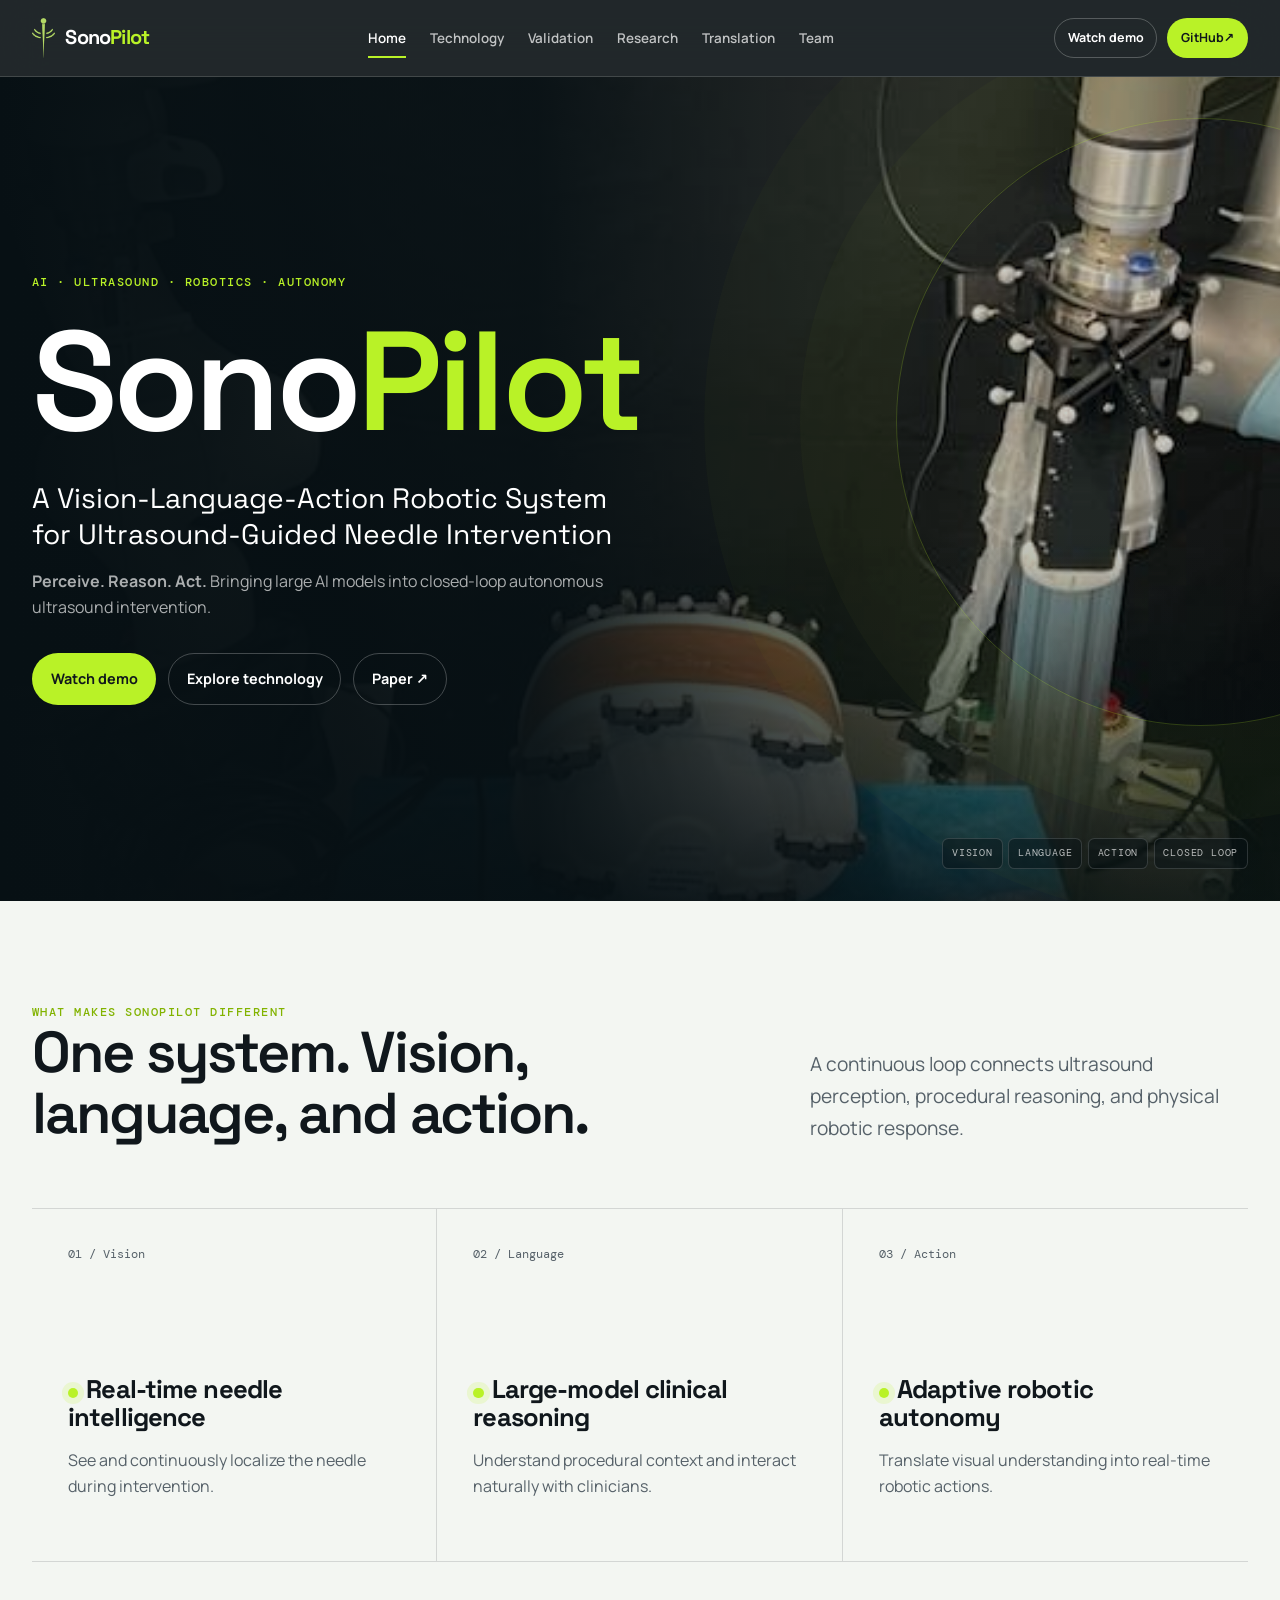
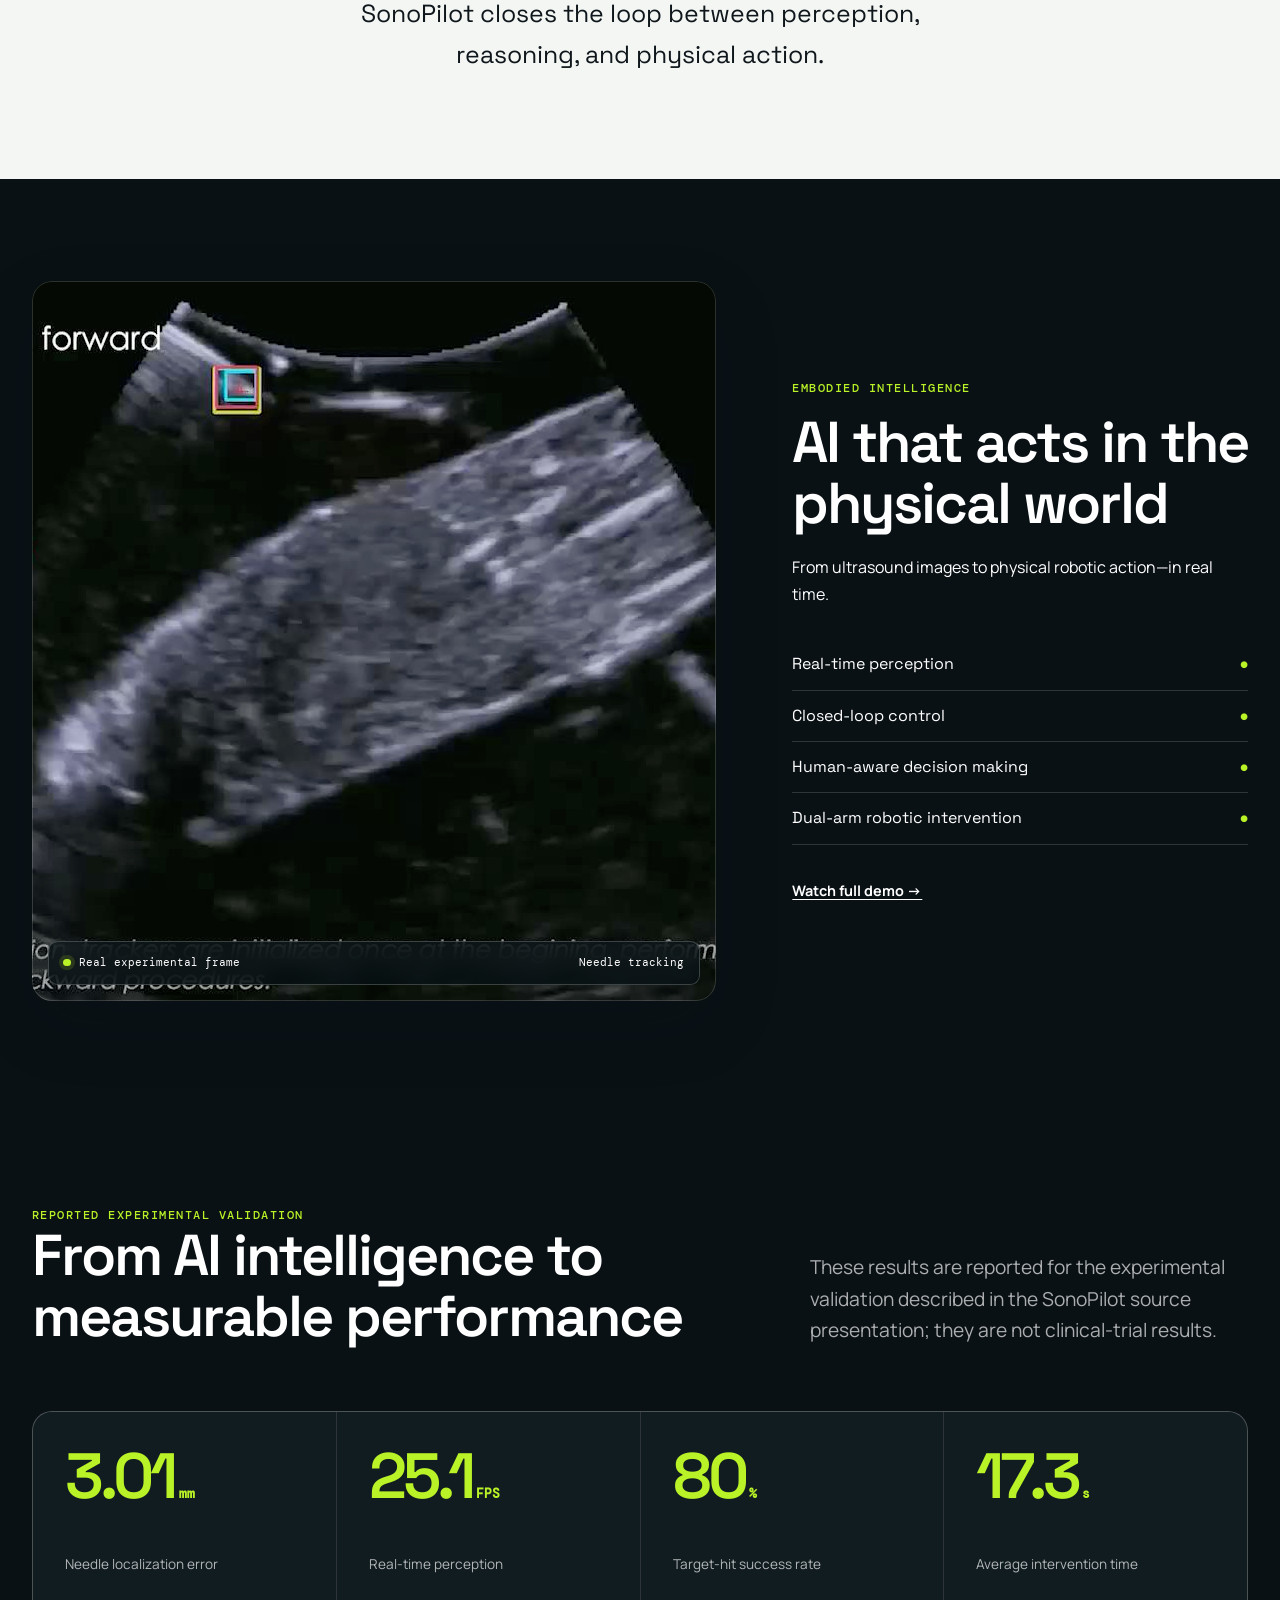
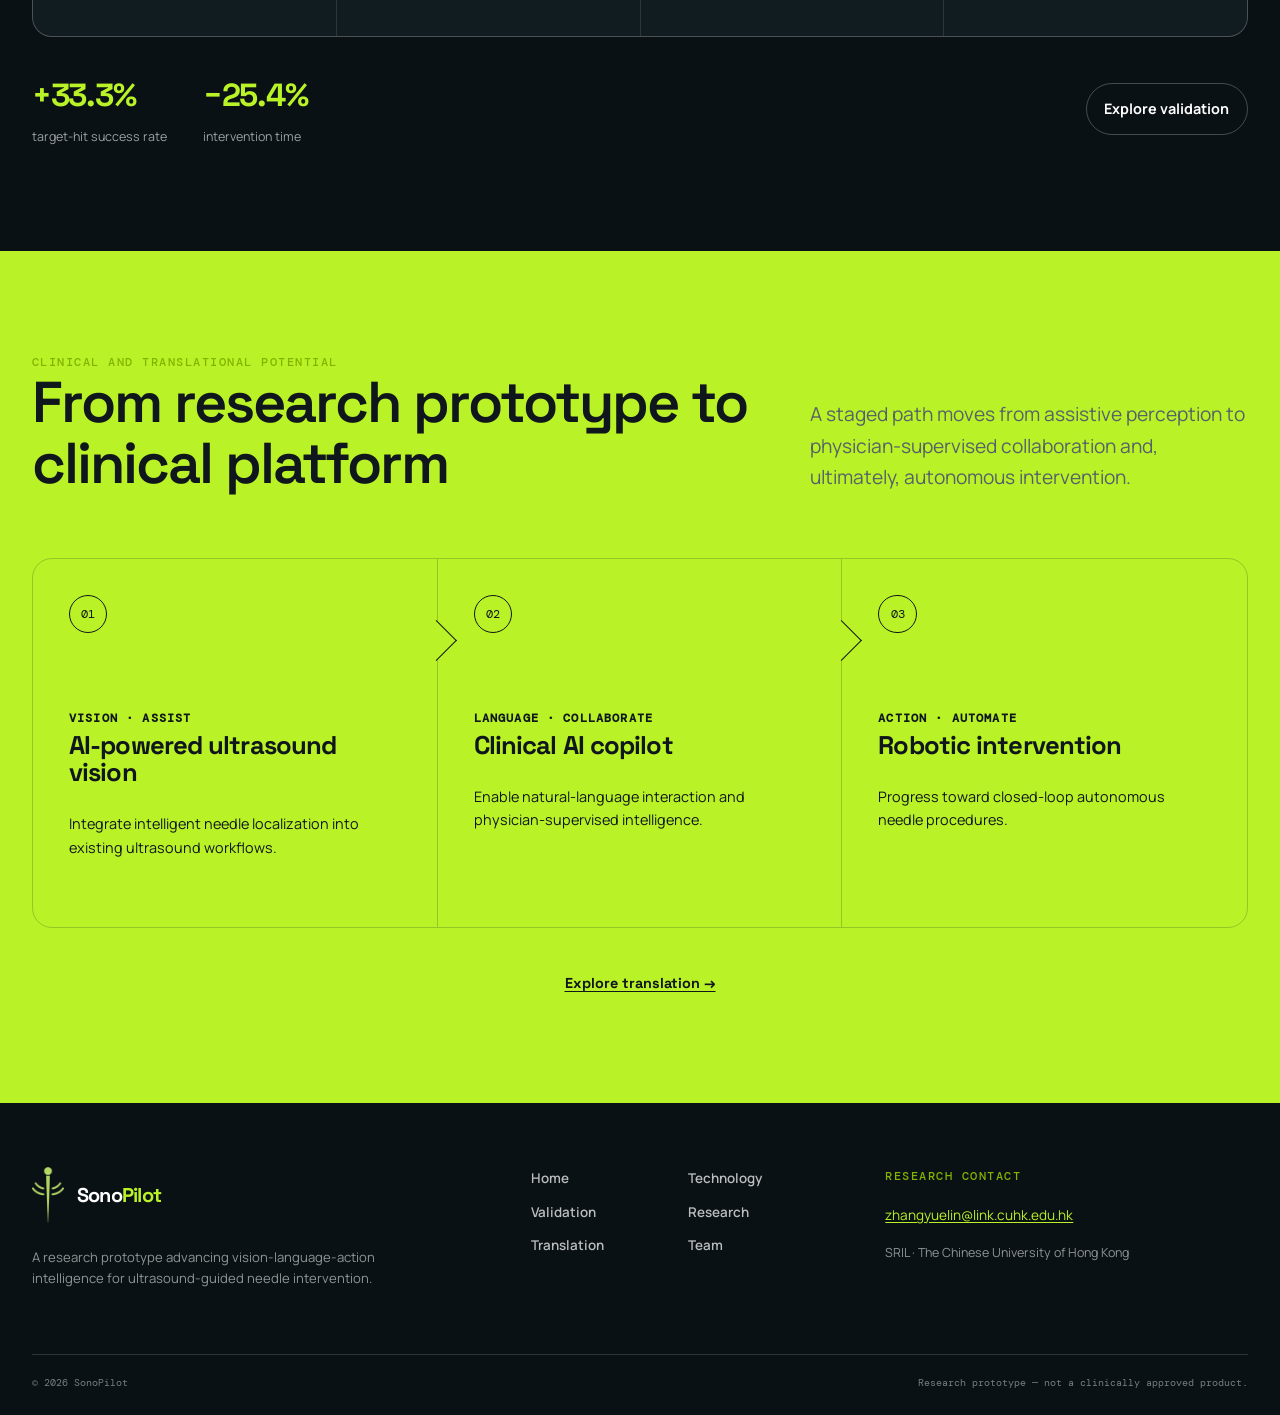
<file: index.html>
<!doctype html>
<html lang="en">
  <head>
    <meta charset="UTF-8">
    <meta name="viewport" content="width=device-width, initial-scale=1.0">
    <meta name="theme-color" content="#0a1115">
    <meta name="description" content="SonoPilot is a Vision-Language-Action robotic system for ultrasound-guided needle intervention.">
    <meta property="og:title" content="SonoPilot — Vision-Language-Action Robotic Ultrasound">
    <meta property="og:description" content="Perceive. Reason. Act. Bringing large AI models into closed-loop autonomous ultrasound intervention.">
    <meta property="og:type" content="website">
    <meta property="og:image" content="https://piecezhang.github.io/sonopilot/assets/images/og.png">
    <meta name="twitter:card" content="summary_large_image">
    <link rel="canonical" href="https://piecezhang.github.io/sonopilot/">
    <link rel="icon" href="favicon.ico" sizes="any">
    <link rel="icon" type="image/png" sizes="32x32" href="assets/images/logo/favicon-32.png">
    <link rel="apple-touch-icon" sizes="180x180" href="assets/images/logo/apple-touch-icon.png">
    <link rel="manifest" href="site.webmanifest">
    <link rel="stylesheet" href="assets/css/styles.css">
    <title>SonoPilot — Vision-Language-Action Robotic Ultrasound</title>
  </head>
  <body data-page="home" data-base=".">
    <header class="site-header" data-site-header></header>
    <main id="main-content">
      <section class="hero" aria-labelledby="hero-title">
        <div class="hero-media">
          <img src="assets/images/system-platform.jpg" alt="The real SonoPilot dual-arm robotic ultrasound experimental platform" width="640" height="367">
        </div>
        <div class="hero-content">
          <p class="eyebrow">AI · Ultrasound · Robotics · Autonomy</p>
          <h1 id="hero-title" class="hero-title">Sono<span>Pilot</span></h1>
          <p class="hero-subtitle">A Vision-Language-Action Robotic System for Ultrasound-Guided Needle Intervention</p>
          <p class="hero-copy"><strong>Perceive. Reason. Act.</strong> Bringing large AI models into closed-loop autonomous ultrasound intervention.</p>
          <div class="hero-actions">
            <a class="button button-bright" href="validation/#demo">Watch demo</a>
            <a class="button button-ghost" href="technology/">Explore technology</a>
            <a class="button button-ghost" href="https://arxiv.org/abs/2604.20347" target="_blank" rel="noopener noreferrer">Paper ↗</a>
          </div>
          <div class="hero-status" aria-label="System capabilities">
            <span>Vision</span><span>Language</span><span>Action</span><span>Closed loop</span>
          </div>
        </div>
      </section>

      <section class="section" aria-labelledby="difference-title">
        <div class="container">
          <div class="section-head">
            <div>
              <p class="eyebrow">What makes SonoPilot different</p>
              <h2 id="difference-title">One system. Vision, language, and action.</h2>
            </div>
            <p>A continuous loop connects ultrasound perception, procedural reasoning, and physical robotic response.</p>
          </div>
          <div class="feature-grid reveal">
            <article class="feature-card">
              <span class="feature-number">01 / Vision</span>
              <h3><span class="signal" aria-hidden="true"></span>Real-time needle intelligence</h3>
              <p>See and continuously localize the needle during intervention.</p>
            </article>
            <article class="feature-card">
              <span class="feature-number">02 / Language</span>
              <h3><span class="signal" aria-hidden="true"></span>Large-model clinical reasoning</h3>
              <p>Understand procedural context and interact naturally with clinicians.</p>
            </article>
            <article class="feature-card">
              <span class="feature-number">03 / Action</span>
              <h3><span class="signal" aria-hidden="true"></span>Adaptive robotic autonomy</h3>
              <p>Translate visual understanding into real-time robotic actions.</p>
            </article>
          </div>
          <p class="closing-statement">SonoPilot closes the loop between perception, reasoning, and physical action.</p>
        </div>
      </section>

      <section class="section section-dark" aria-labelledby="physical-title">
        <div class="container media-split">
          <div class="media-frame reveal">
            <img src="assets/images/tracking-demo.jpg" alt="Ultrasound image with tracked needle-tip overlays from the SonoPilot demonstration" loading="lazy" width="1280" height="720">
            <div class="media-label"><span>Real experimental frame</span><span>Needle tracking</span></div>
          </div>
          <div>
            <p class="eyebrow">Embodied intelligence</p>
            <h2 id="physical-title">AI that acts in the physical world</h2>
            <p>From ultrasound images to physical robotic action—in real time.</p>
            <ul class="capability-list">
              <li>Real-time perception</li>
              <li>Closed-loop control</li>
              <li>Human-aware decision making</li>
              <li>Dual-arm robotic intervention</li>
            </ul>
            <a class="text-link" href="validation/#demo">Watch full demo →</a>
          </div>
        </div>
      </section>

      <section class="section section-dark" aria-labelledby="results-title">
        <div class="container">
          <div class="section-head">
            <div>
              <p class="eyebrow">Reported experimental validation</p>
              <h2 id="results-title">From AI intelligence to measurable performance</h2>
            </div>
            <p>These results are reported for the experimental validation described in the SonoPilot source presentation; they are not clinical-trial results.</p>
          </div>
          <div class="metrics-grid" data-metrics></div>
          <div class="comparison-strip">
            <div class="comparison-deltas">
              <div><strong>+33.3%</strong><span>target-hit success rate</span></div>
              <div><strong>−25.4%</strong><span>intervention time</span></div>
            </div>
            <a class="button button-ghost" href="validation/">Explore validation</a>
          </div>
        </div>
      </section>

      <section class="section section-lime" aria-labelledby="platform-title">
        <div class="container">
          <div class="section-head">
            <div>
              <p class="eyebrow">Clinical and translational potential</p>
              <h2 id="platform-title">From research prototype to clinical platform</h2>
            </div>
            <p>A staged path moves from assistive perception to physician-supervised collaboration and, ultimately, autonomous intervention.</p>
          </div>
          <div class="roadmap reveal">
            <article class="roadmap-stage">
              <span class="stage-number">01</span>
              <h3><span>Vision · Assist</span>AI-powered ultrasound vision</h3>
              <p>Integrate intelligent needle localization into existing ultrasound workflows.</p>
            </article>
            <article class="roadmap-stage">
              <span class="stage-number">02</span>
              <h3><span>Language · Collaborate</span>Clinical AI copilot</h3>
              <p>Enable natural-language interaction and physician-supervised intelligence.</p>
            </article>
            <article class="roadmap-stage">
              <span class="stage-number">03</span>
              <h3><span>Action · Automate</span>Robotic intervention</h3>
              <p>Progress toward closed-loop autonomous needle procedures.</p>
            </article>
          </div>
          <p class="closing-statement"><a class="text-link" href="translation/">Explore translation →</a></p>
        </div>
      </section>
    </main>
    <footer class="site-footer" data-site-footer></footer>
    <script src="assets/js/content.js"></script>
    <script src="assets/js/site.js"></script>
  </body>
</html>
</file>
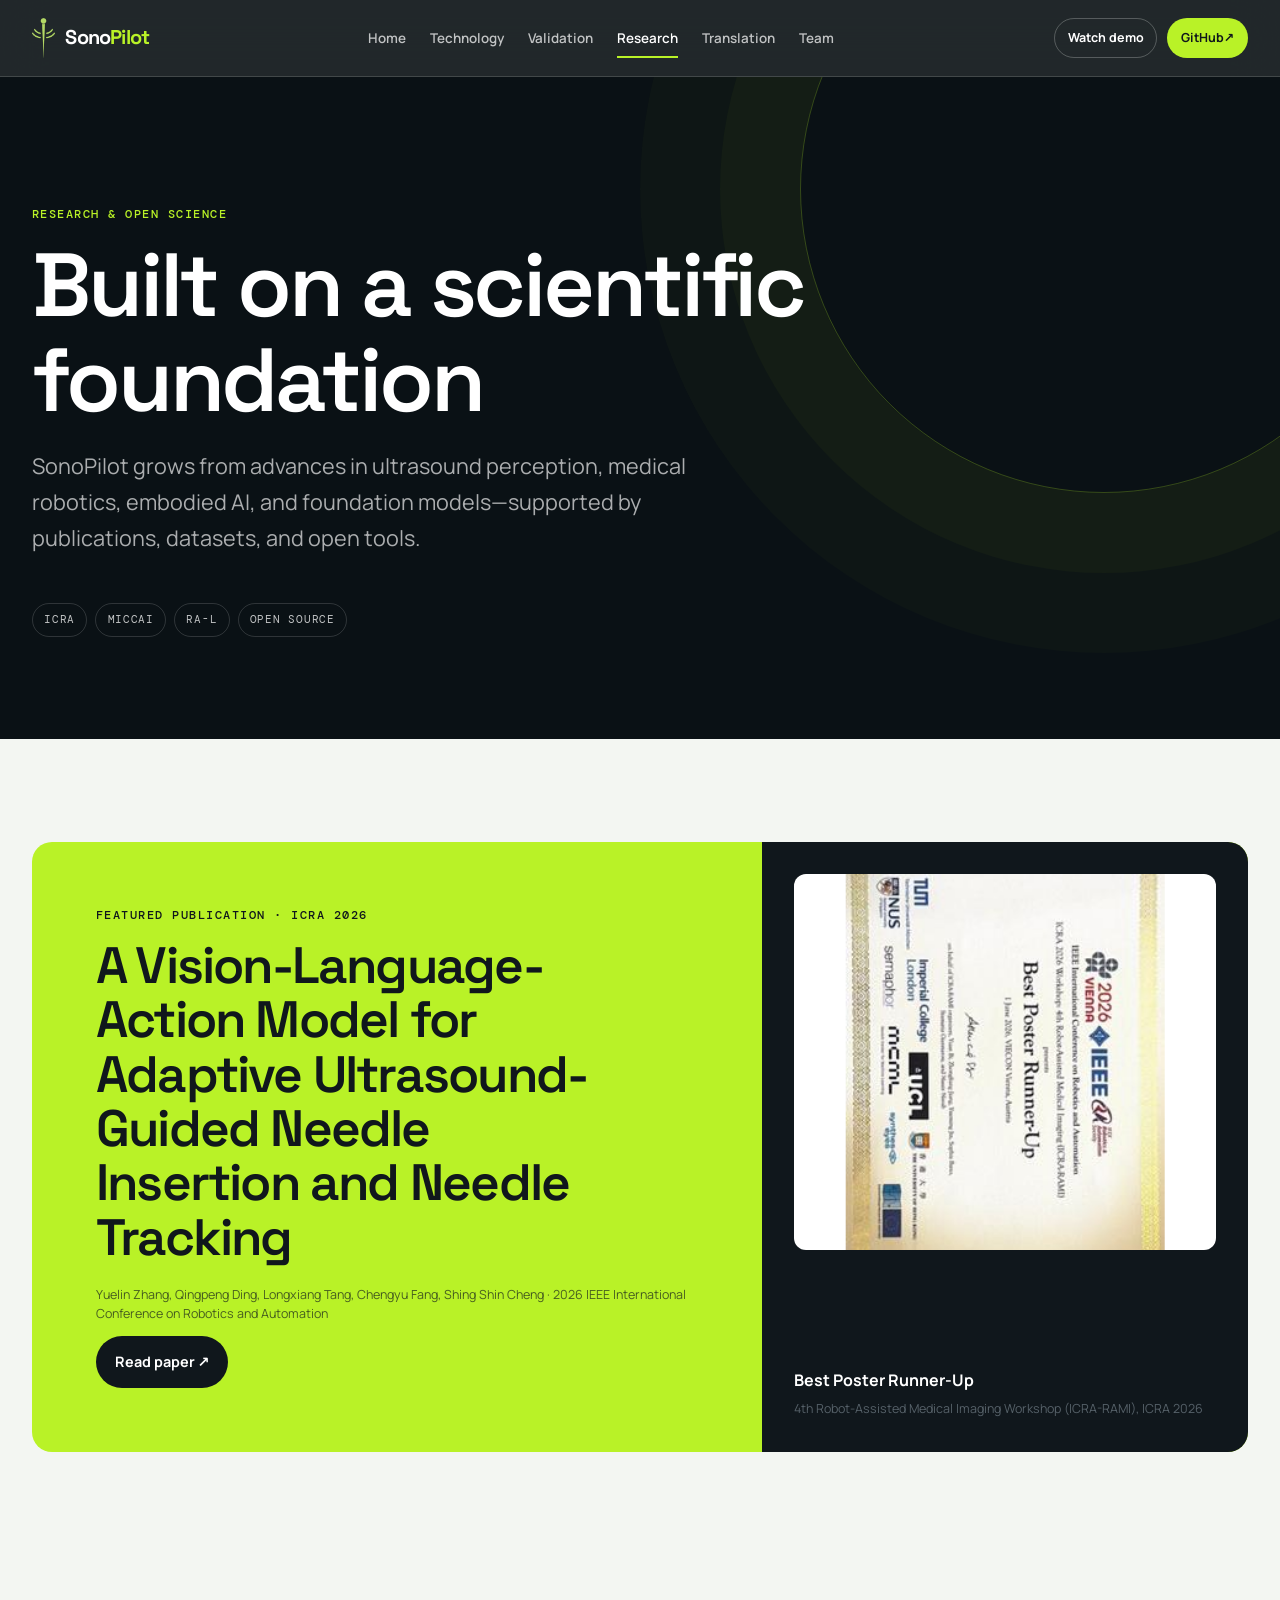
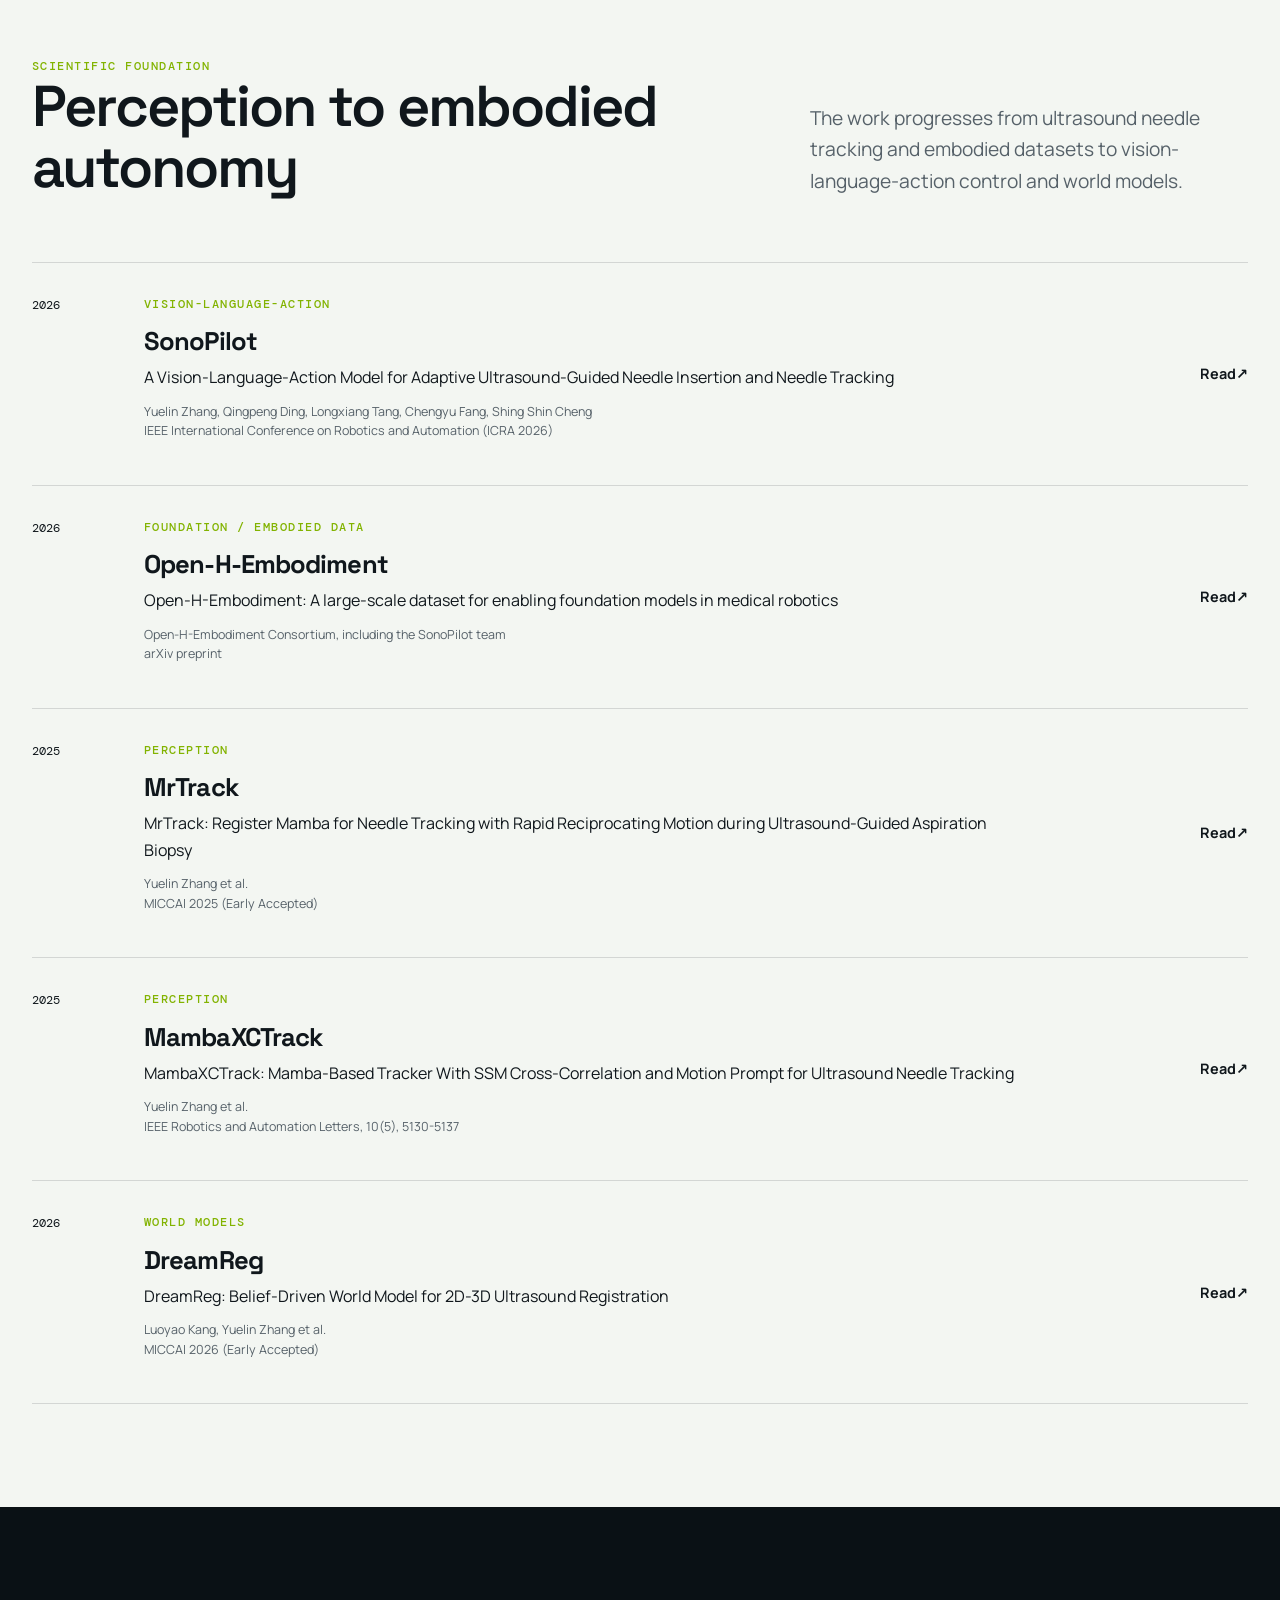
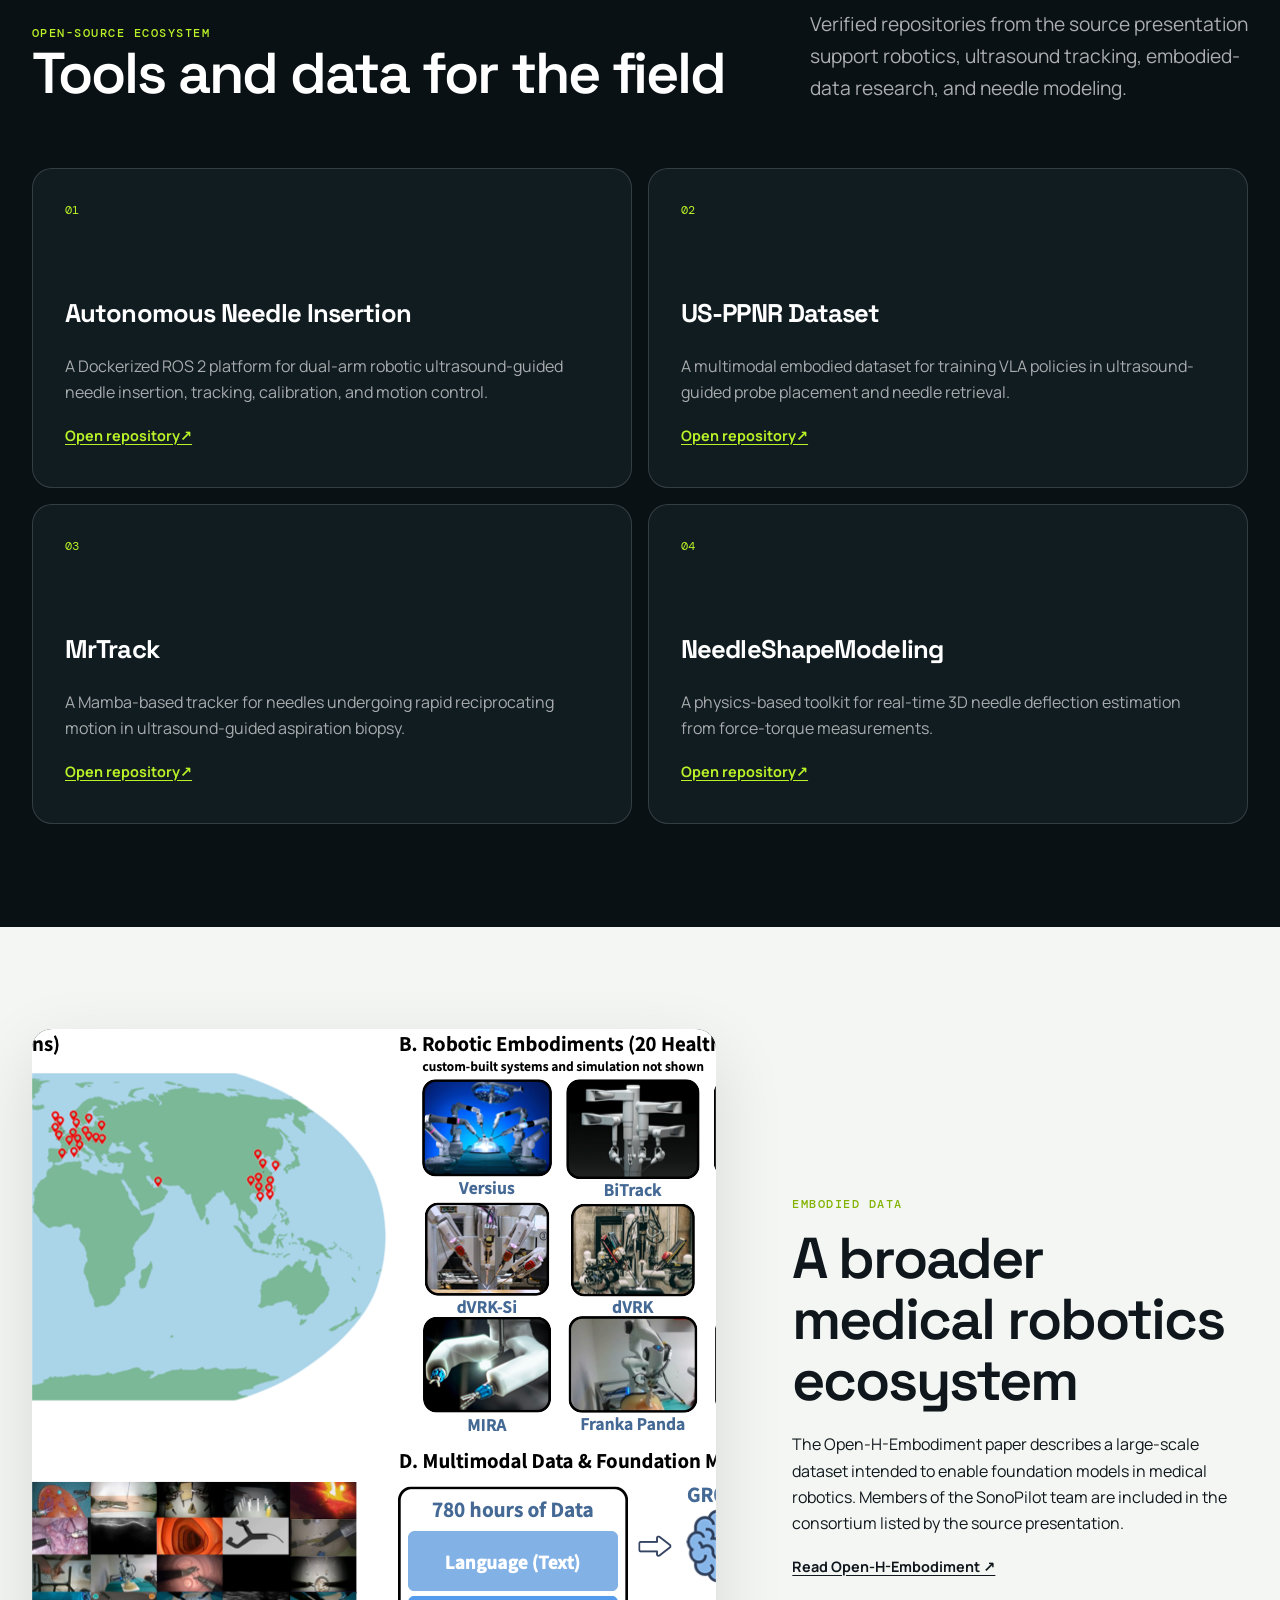
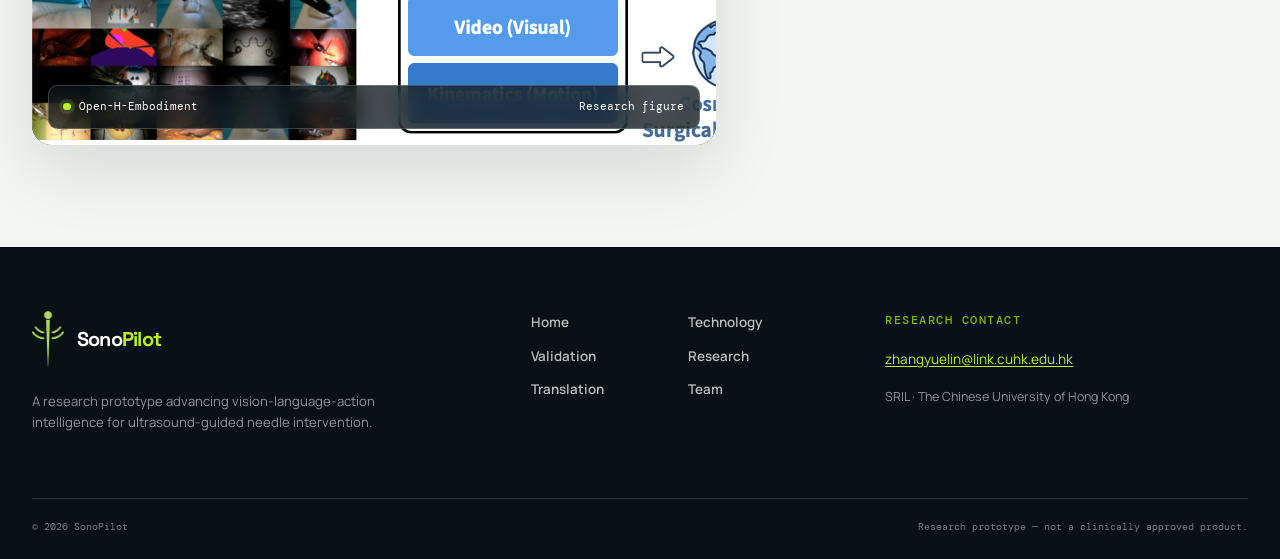
<file: research/index.html>
<!doctype html>
<html lang="en">
  <head>
    <meta charset="UTF-8">
    <meta name="viewport" content="width=device-width, initial-scale=1.0">
    <meta name="theme-color" content="#0a1115">
    <meta name="description" content="Explore the publications, scientific foundation, datasets, and open-source repositories behind SonoPilot.">
    <meta property="og:title" content="Research &amp; Open Science — SonoPilot"><meta property="og:description" content="The scientific work and open-source ecosystem supporting SonoPilot."><meta property="og:image" content="https://piecezhang.github.io/sonopilot/assets/images/og.png">
    <link rel="canonical" href="https://piecezhang.github.io/sonopilot/research/">
    <link rel="icon" href="../favicon.ico" sizes="any">
    <link rel="icon" type="image/png" sizes="32x32" href="../assets/images/logo/favicon-32.png">
    <link rel="apple-touch-icon" sizes="180x180" href="../assets/images/logo/apple-touch-icon.png">
    <link rel="manifest" href="../site.webmanifest">
    <link rel="stylesheet" href="../assets/css/styles.css">
    <title>Research &amp; Open Science — SonoPilot</title>
  </head>
  <body data-page="research" data-base="..">
    <header class="site-header" data-site-header></header>
    <main id="main-content">
      <header class="page-hero">
        <div class="container"><p class="eyebrow">Research &amp; open science</p><h1>Built on a scientific foundation</h1><p class="lead">SonoPilot grows from advances in ultrasound perception, medical robotics, embodied AI, and foundation models—supported by publications, datasets, and open tools.</p><div class="kicker-line"><span>ICRA</span><span>MICCAI</span><span>RA-L</span><span>Open source</span></div></div>
      </header>

      <section class="section" aria-labelledby="featured-title">
        <div class="container">
          <article class="featured-paper reveal">
            <div class="featured-copy">
              <p class="eyebrow">Featured publication · ICRA 2026</p>
              <h2 id="featured-title">A Vision-Language-Action Model for Adaptive Ultrasound-Guided Needle Insertion and Needle Tracking</h2>
              <p class="fine-print">Yuelin Zhang, Qingpeng Ding, Longxiang Tang, Chengyu Fang, Shing Shin Cheng · 2026 IEEE International Conference on Robotics and Automation</p>
              <a class="button button-dark" href="https://arxiv.org/abs/2604.20347" target="_blank" rel="noopener noreferrer">Read paper ↗</a>
            </div>
            <div class="featured-award">
              <div class="award-image"><img src="../assets/images/icra-award.jpg" alt="Best Poster Runner-Up certificate from the ICRA 2026 Robot-Assisted Medical Imaging workshop" loading="lazy" width="259" height="376"></div>
              <p><strong>Best Poster Runner-Up</strong><br><span class="fine-print">4th Robot-Assisted Medical Imaging Workshop (ICRA-RAMI), ICRA 2026</span></p>
            </div>
          </article>
        </div>
      </section>

      <section class="section" aria-labelledby="lineage-title">
        <div class="container">
          <div class="section-head"><div><p class="eyebrow">Scientific foundation</p><h2 id="lineage-title">Perception to embodied autonomy</h2></div><p>The work progresses from ultrasound needle tracking and embodied datasets to vision-language-action control and world models.</p></div>
          <div class="publication-list" data-publications></div>
        </div>
      </section>

      <section class="section section-dark" aria-labelledby="open-title">
        <div class="container">
          <div class="section-head"><div><p class="eyebrow">Open-source ecosystem</p><h2 id="open-title">Tools and data for the field</h2></div><p>Verified repositories from the source presentation support robotics, ultrasound tracking, embodied-data research, and needle modeling.</p></div>
          <div class="resource-grid" data-resources></div>
        </div>
      </section>

      <section class="section" aria-labelledby="embodiment-title">
        <div class="container media-split">
          <div class="media-frame reveal"><img src="../assets/images/open-h-embodiment.png" alt="Open-H-Embodiment institutional map and examples of healthcare robotic embodiments" loading="lazy" width="1301" height="716"><div class="media-label"><span>Open-H-Embodiment</span><span>Research figure</span></div></div>
          <div><p class="eyebrow">Embodied data</p><h2 id="embodiment-title">A broader medical robotics ecosystem</h2><p>The Open-H-Embodiment paper describes a large-scale dataset intended to enable foundation models in medical robotics. Members of the SonoPilot team are included in the consortium listed by the source presentation.</p><a class="text-link" href="https://arxiv.org/abs/2604.21017" target="_blank" rel="noopener noreferrer">Read Open-H-Embodiment ↗</a></div>
        </div>
      </section>
    </main>
    <footer class="site-footer" data-site-footer></footer>
    <script src="../assets/js/content.js"></script><script src="../assets/js/site.js"></script>
  </body>
</html>
</file>
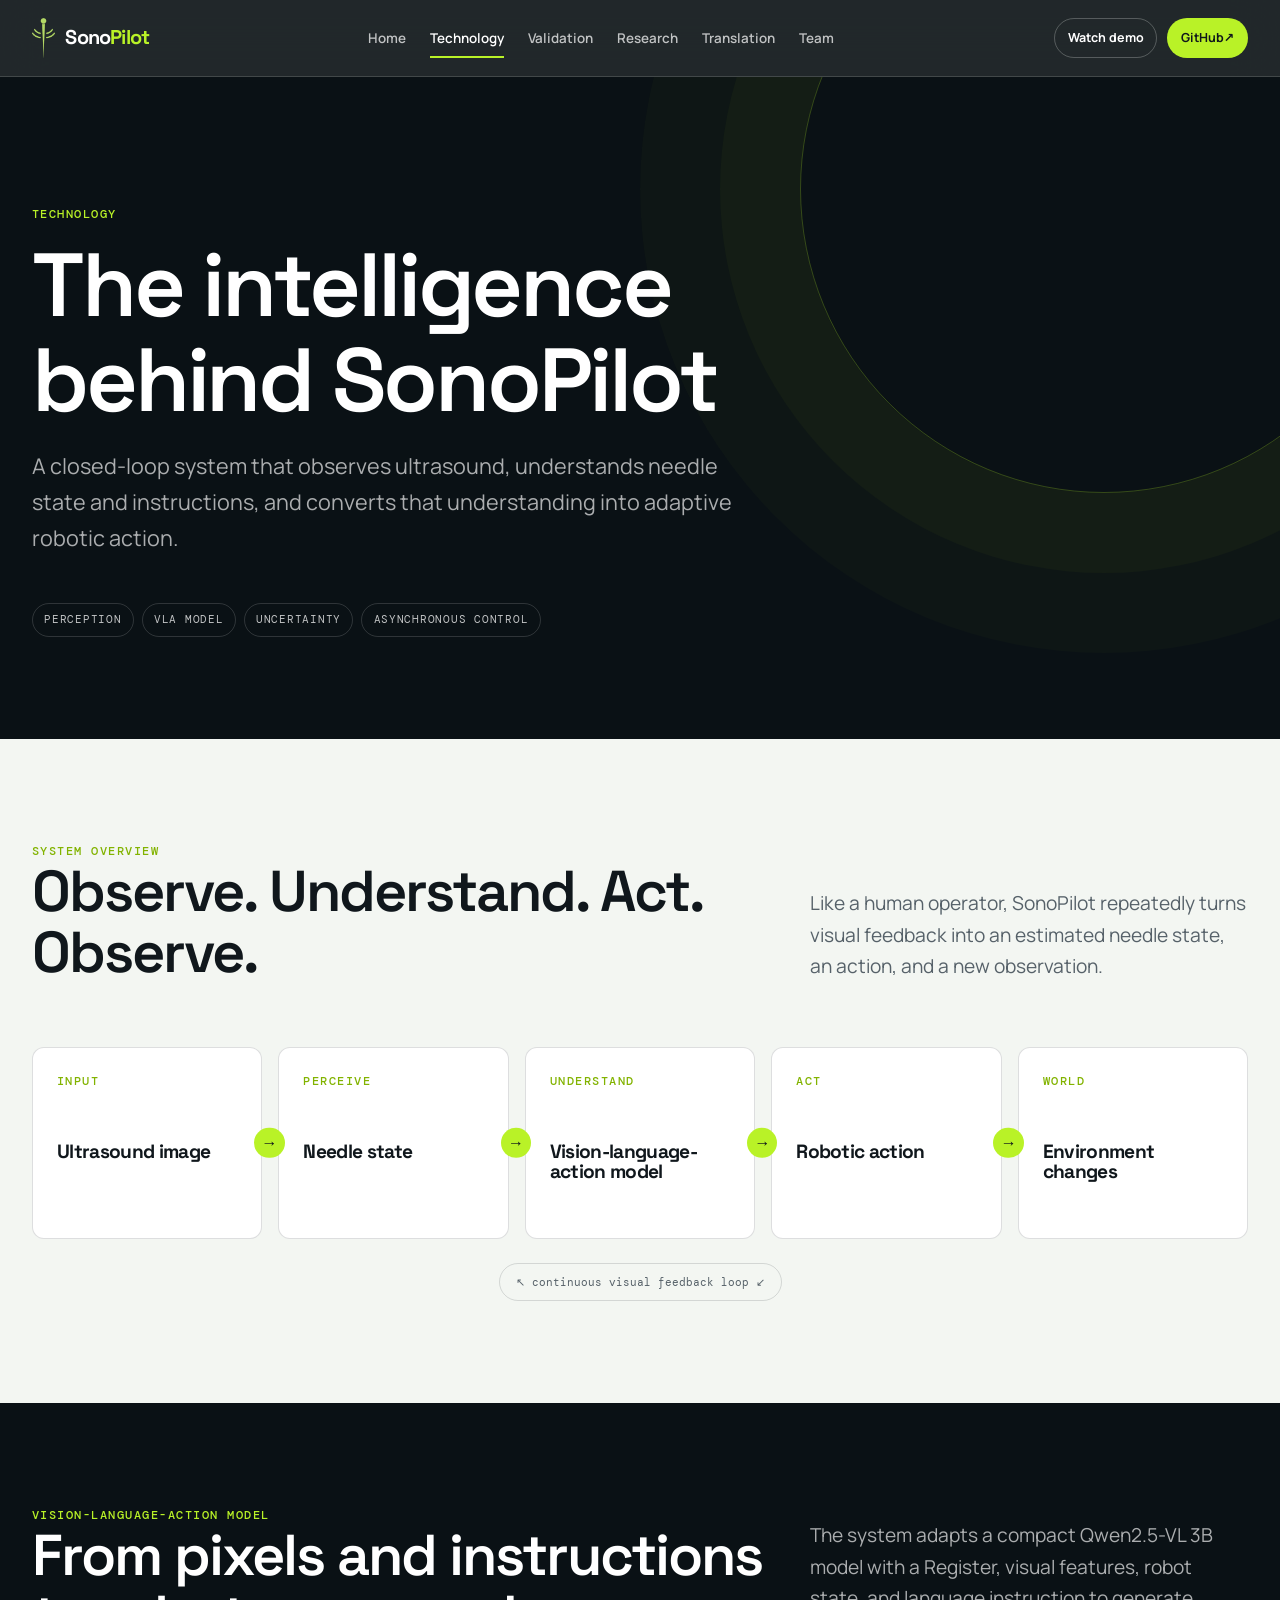
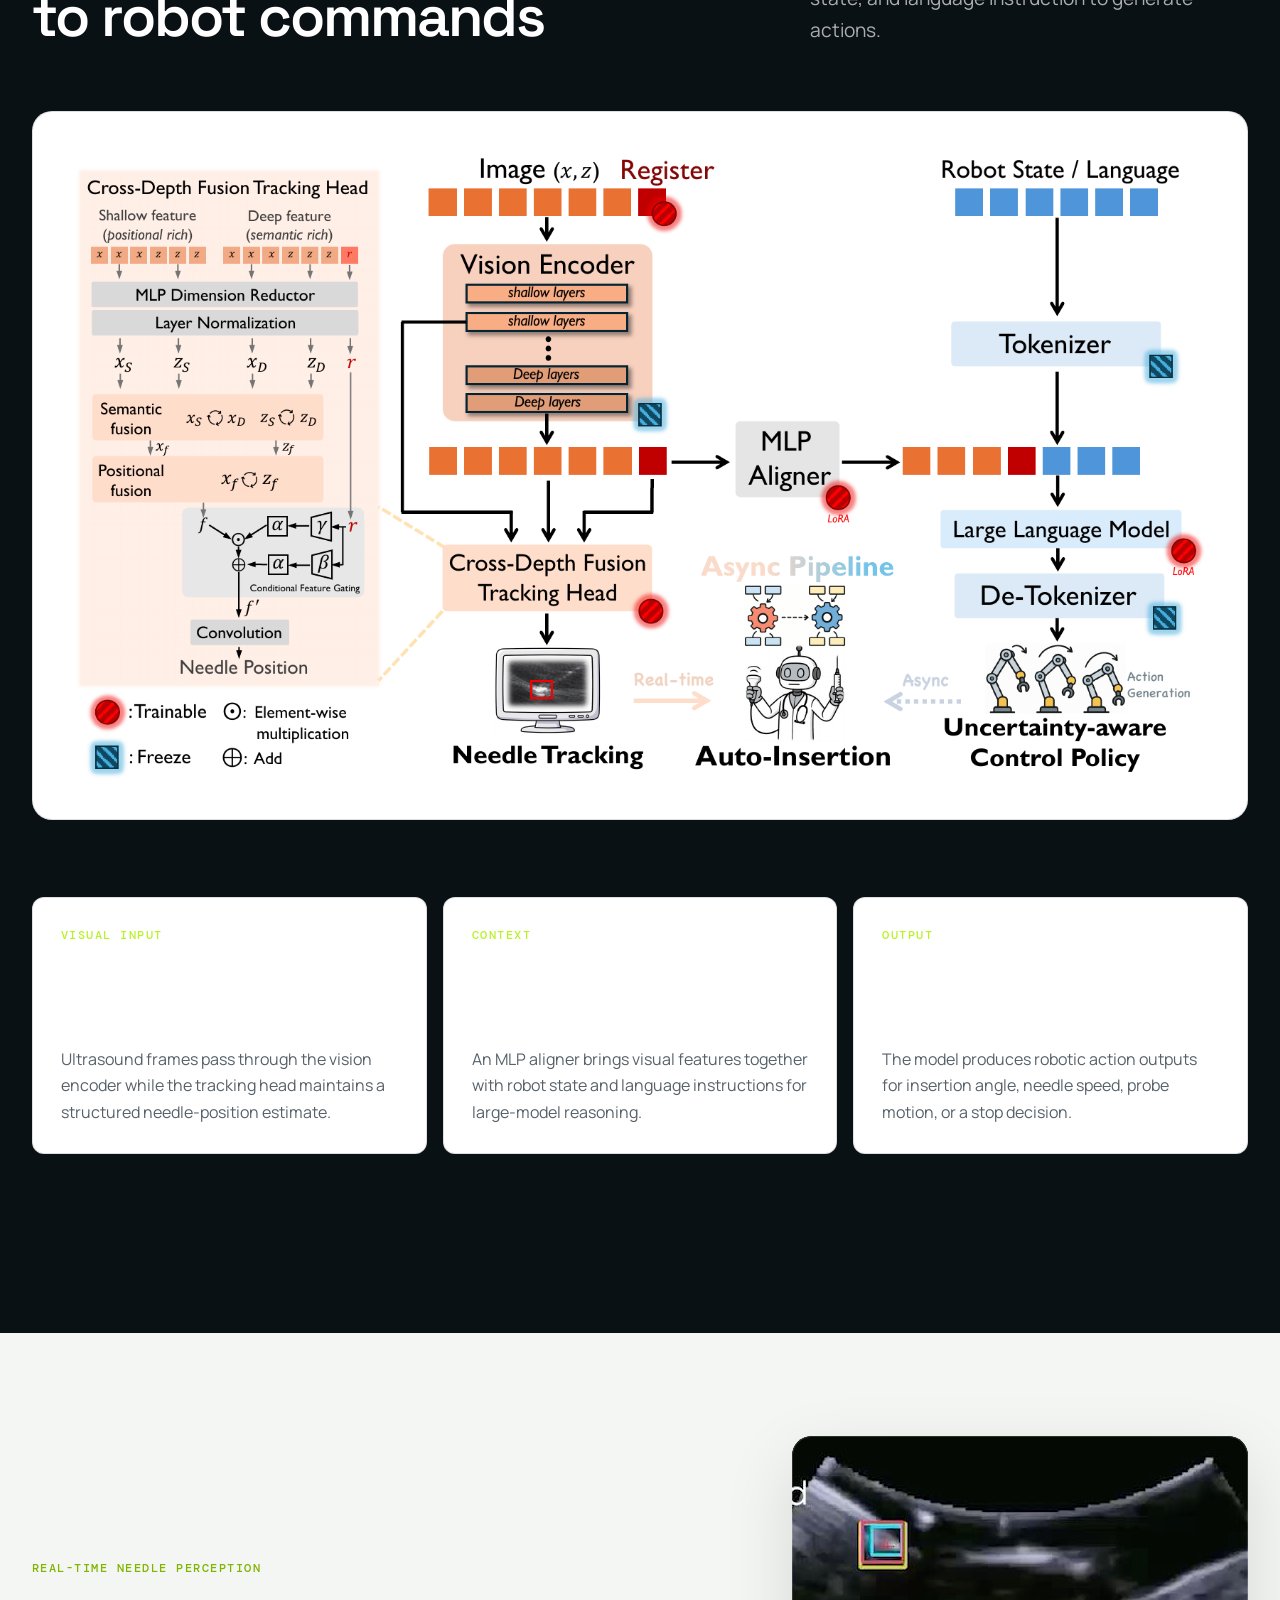
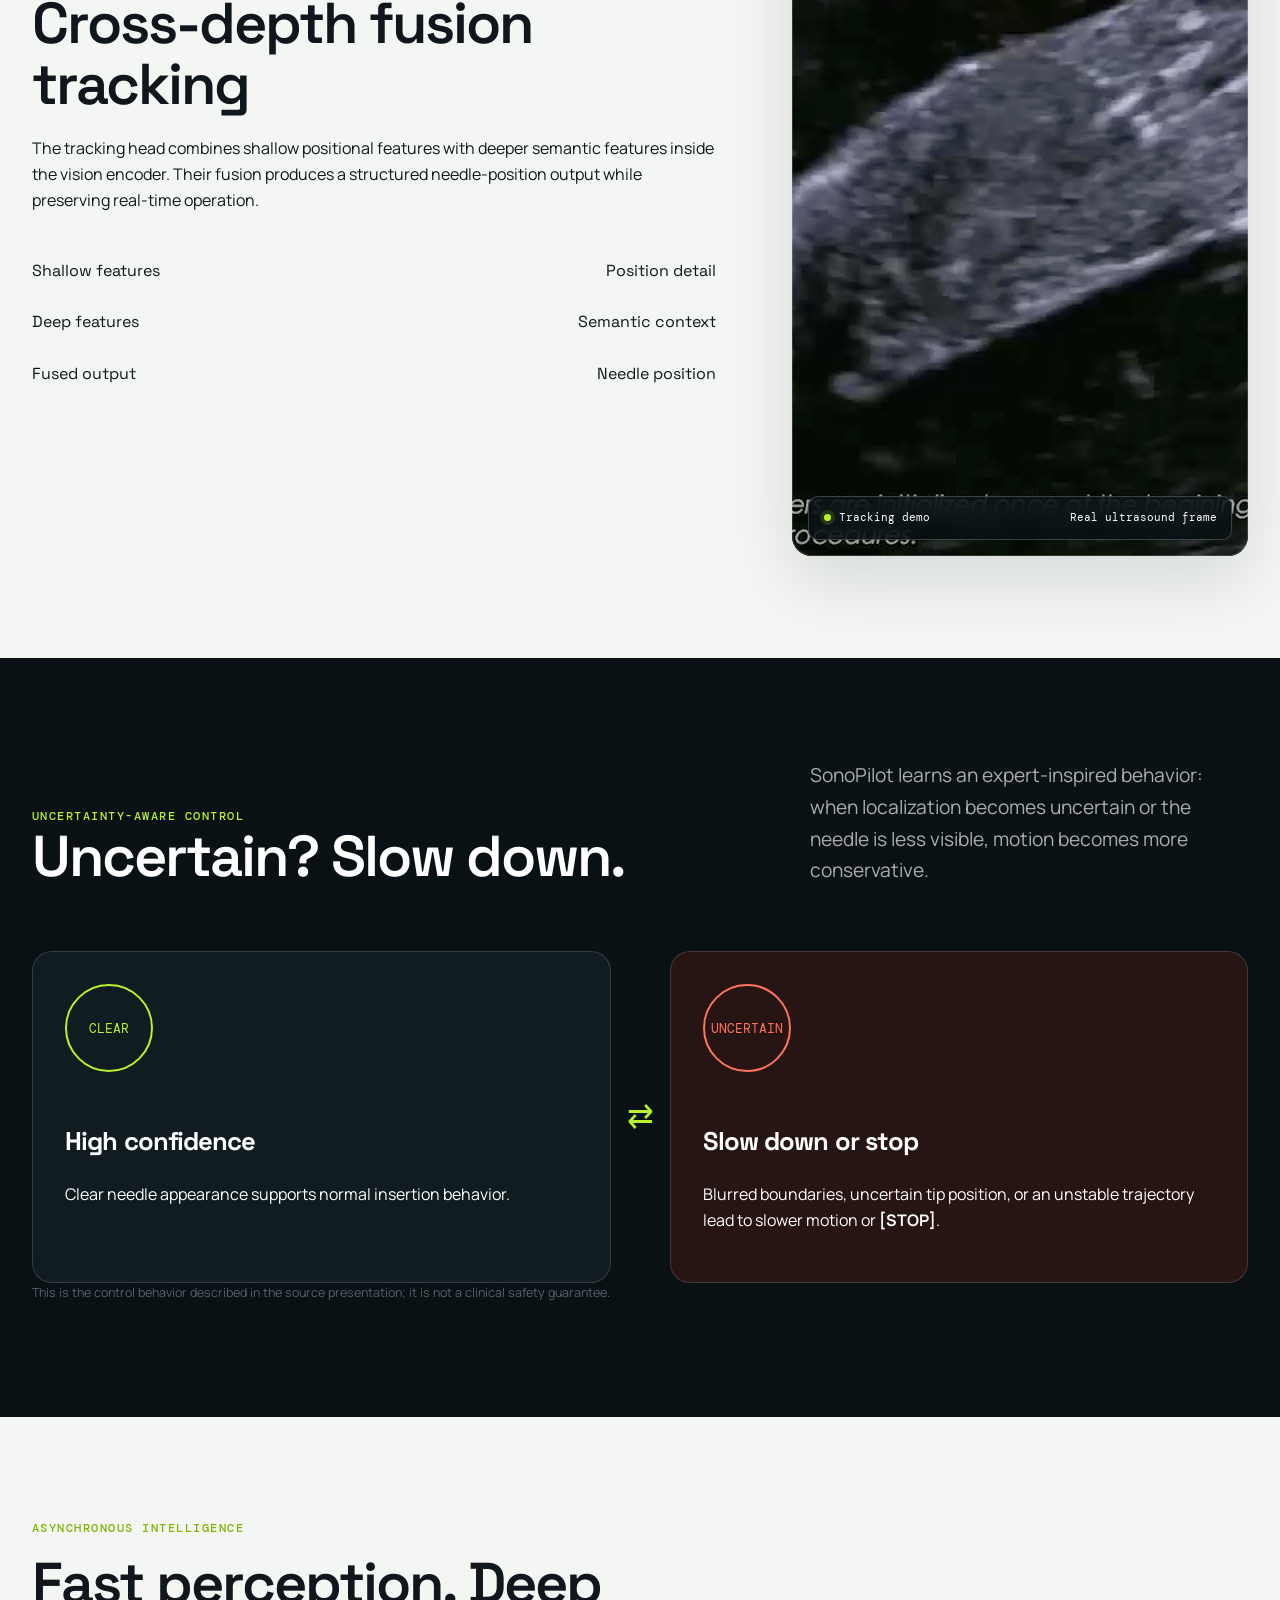
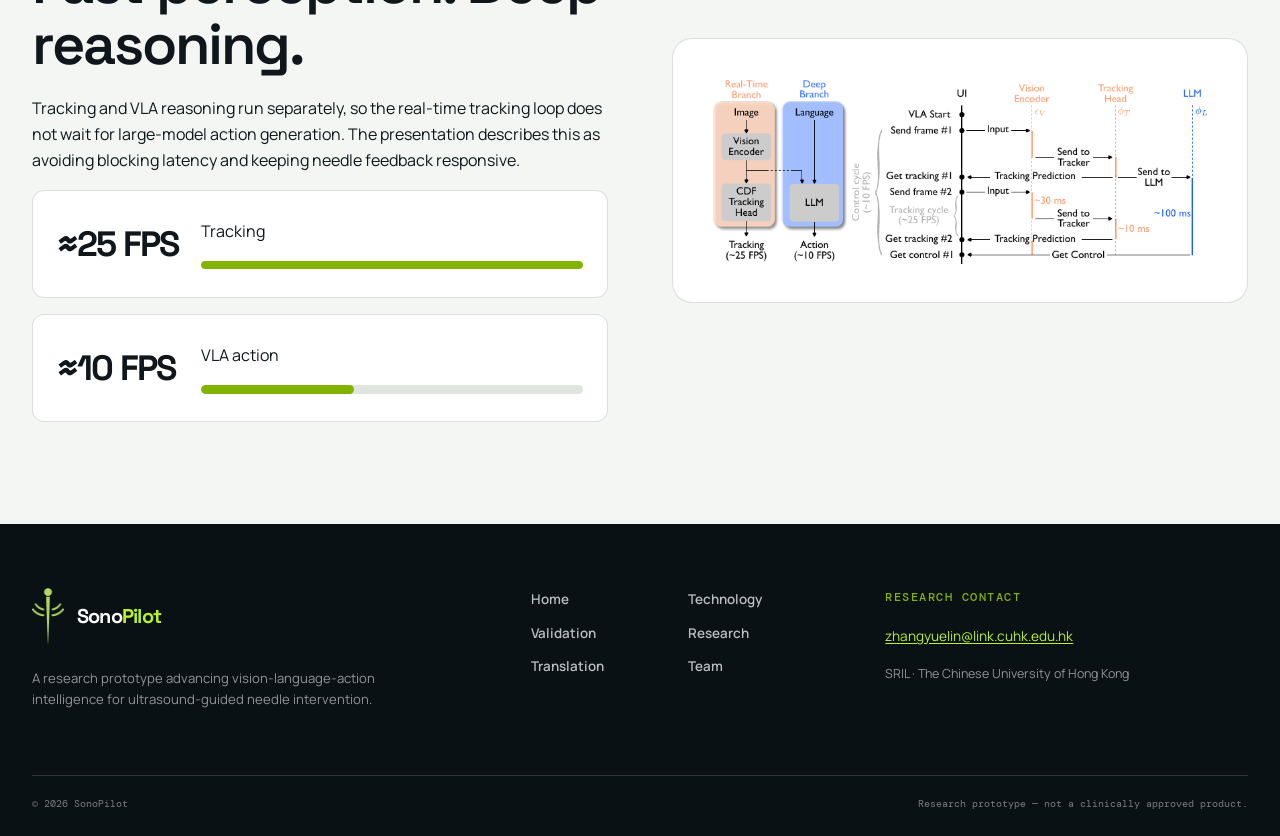
<file: technology/index.html>
<!doctype html>
<html lang="en">
  <head>
    <meta charset="UTF-8">
    <meta name="viewport" content="width=device-width, initial-scale=1.0">
    <meta name="theme-color" content="#0a1115">
    <meta name="description" content="Explore SonoPilot's vision-language-action model, real-time needle perception, uncertainty-aware control, and asynchronous intelligence.">
    <meta property="og:title" content="Technology — SonoPilot">
    <meta property="og:description" content="The intelligence behind SonoPilot's closed-loop robotic ultrasound system.">
    <meta property="og:image" content="https://piecezhang.github.io/sonopilot/assets/images/og.png">
    <link rel="canonical" href="https://piecezhang.github.io/sonopilot/technology/">
    <link rel="icon" href="../favicon.ico" sizes="any">
    <link rel="icon" type="image/png" sizes="32x32" href="../assets/images/logo/favicon-32.png">
    <link rel="apple-touch-icon" sizes="180x180" href="../assets/images/logo/apple-touch-icon.png">
    <link rel="manifest" href="../site.webmanifest">
    <link rel="stylesheet" href="../assets/css/styles.css">
    <title>Technology — SonoPilot</title>
  </head>
  <body data-page="technology" data-base="..">
    <header class="site-header" data-site-header></header>
    <main id="main-content">
      <header class="page-hero">
        <div class="container">
          <p class="eyebrow">Technology</p>
          <h1>The intelligence behind SonoPilot</h1>
          <p class="lead">A closed-loop system that observes ultrasound, understands needle state and instructions, and converts that understanding into adaptive robotic action.</p>
          <div class="kicker-line"><span>Perception</span><span>VLA model</span><span>Uncertainty</span><span>Asynchronous control</span></div>
        </div>
      </header>

      <section class="section" aria-labelledby="loop-title">
        <div class="container">
          <div class="section-head">
            <div><p class="eyebrow">System overview</p><h2 id="loop-title">Observe. Understand. Act. Observe.</h2></div>
            <p>Like a human operator, SonoPilot repeatedly turns visual feedback into an estimated needle state, an action, and a new observation.</p>
          </div>
          <div class="loop-diagram reveal" aria-label="SonoPilot closed-loop architecture">
            <article class="loop-node"><p class="eyebrow">Input</p><h3>Ultrasound image</h3></article>
            <article class="loop-node"><p class="eyebrow">Perceive</p><h3>Needle state</h3></article>
            <article class="loop-node"><p class="eyebrow">Understand</p><h3>Vision-language-action model</h3></article>
            <article class="loop-node"><p class="eyebrow">Act</p><h3>Robotic action</h3></article>
            <article class="loop-node"><p class="eyebrow">World</p><h3>Environment changes</h3></article>
          </div>
          <div class="loop-return">↖ continuous visual feedback loop ↙</div>
        </div>
      </section>

      <section class="section section-dark" aria-labelledby="vla-title">
        <div class="container">
          <div class="section-head">
            <div><p class="eyebrow">Vision-language-action model</p><h2 id="vla-title">From pixels and instructions to robot commands</h2></div>
            <p>The system adapts a compact Qwen2.5-VL 3B model with a Register, visual features, robot state, and language instruction to generate actions.</p>
          </div>
          <div class="architecture-card reveal">
            <img src="../assets/images/vla-architecture.png" alt="Detailed SonoPilot model architecture showing the cross-depth fusion tracking head, visual encoder, register, MLP aligner, language model, and uncertainty-aware control policy" loading="lazy" width="1601" height="888">
          </div>
          <div class="detail-grid section-tight">
            <article class="detail-card"><p class="eyebrow">Visual input</p><h3>See the needle</h3><p>Ultrasound frames pass through the vision encoder while the tracking head maintains a structured needle-position estimate.</p></article>
            <article class="detail-card"><p class="eyebrow">Context</p><h3>Join state and language</h3><p>An MLP aligner brings visual features together with robot state and language instructions for large-model reasoning.</p></article>
            <article class="detail-card"><p class="eyebrow">Output</p><h3>Generate action</h3><p>The model produces robotic action outputs for insertion angle, needle speed, probe motion, or a stop decision.</p></article>
          </div>
        </div>
      </section>

      <section class="section" aria-labelledby="tracking-title">
        <div class="container media-split">
          <div>
            <p class="eyebrow">Real-time needle perception</p>
            <h2 id="tracking-title">Cross-depth fusion tracking</h2>
            <p>The tracking head combines shallow positional features with deeper semantic features inside the vision encoder. Their fusion produces a structured needle-position output while preserving real-time operation.</p>
            <ul class="challenge-list">
              <li><span>Shallow features</span><span>Position detail</span></li>
              <li><span>Deep features</span><span>Semantic context</span></li>
              <li><span>Fused output</span><span>Needle position</span></li>
            </ul>
          </div>
          <div class="media-frame reveal">
            <img src="../assets/images/tracking-demo.jpg" alt="Experimental ultrasound frame with needle tracking overlays" loading="lazy" width="1280" height="720">
            <div class="media-label"><span>Tracking demo</span><span>Real ultrasound frame</span></div>
          </div>
        </div>
      </section>

      <section class="section section-dark" aria-labelledby="uncertainty-title">
        <div class="container">
          <div class="section-head">
            <div><p class="eyebrow">Uncertainty-aware control</p><h2 id="uncertainty-title">Uncertain? Slow down.</h2></div>
            <p>SonoPilot learns an expert-inspired behavior: when localization becomes uncertain or the needle is less visible, motion becomes more conservative.</p>
          </div>
          <div class="confidence-visual reveal">
            <article class="confidence-card"><div class="confidence-icon">CLEAR</div><h3>High confidence</h3><p>Clear needle appearance supports normal insertion behavior.</p></article>
            <div class="confidence-arrow" aria-hidden="true">⇄</div>
            <article class="confidence-card alert"><div class="confidence-icon">UNCERTAIN</div><h3>Slow down or stop</h3><p>Blurred boundaries, uncertain tip position, or an unstable trajectory lead to slower motion or <strong>[STOP]</strong>.</p></article>
          </div>
          <p class="fine-print">This is the control behavior described in the source presentation; it is not a clinical safety guarantee.</p>
        </div>
      </section>

      <section class="section" aria-labelledby="async-title">
        <div class="container async-grid">
          <div>
            <p class="eyebrow">Asynchronous intelligence</p>
            <h2 id="async-title">Fast perception. Deep reasoning.</h2>
            <p>Tracking and VLA reasoning run separately, so the real-time tracking loop does not wait for large-model action generation. The presentation describes this as avoiding blocking latency and keeping needle feedback responsive.</p>
            <div class="rate-stack">
              <div class="rate-card"><strong>≈25 FPS</strong><div><p>Tracking</p><div class="rate-bar"><span style="--rate:100%"></span></div></div></div>
              <div class="rate-card"><strong>≈10 FPS</strong><div><p>VLA action</p><div class="rate-bar"><span style="--rate:40%"></span></div></div></div>
            </div>
          </div>
          <div class="architecture-card reveal">
            <img src="../assets/images/async-pipeline.png" alt="Timing diagram showing the tracking branch operating separately from the language-model action branch" loading="lazy" width="743" height="278">
          </div>
        </div>
      </section>
    </main>
    <footer class="site-footer" data-site-footer></footer>
    <script src="../assets/js/content.js"></script><script src="../assets/js/site.js"></script>
  </body>
</html>
</file>
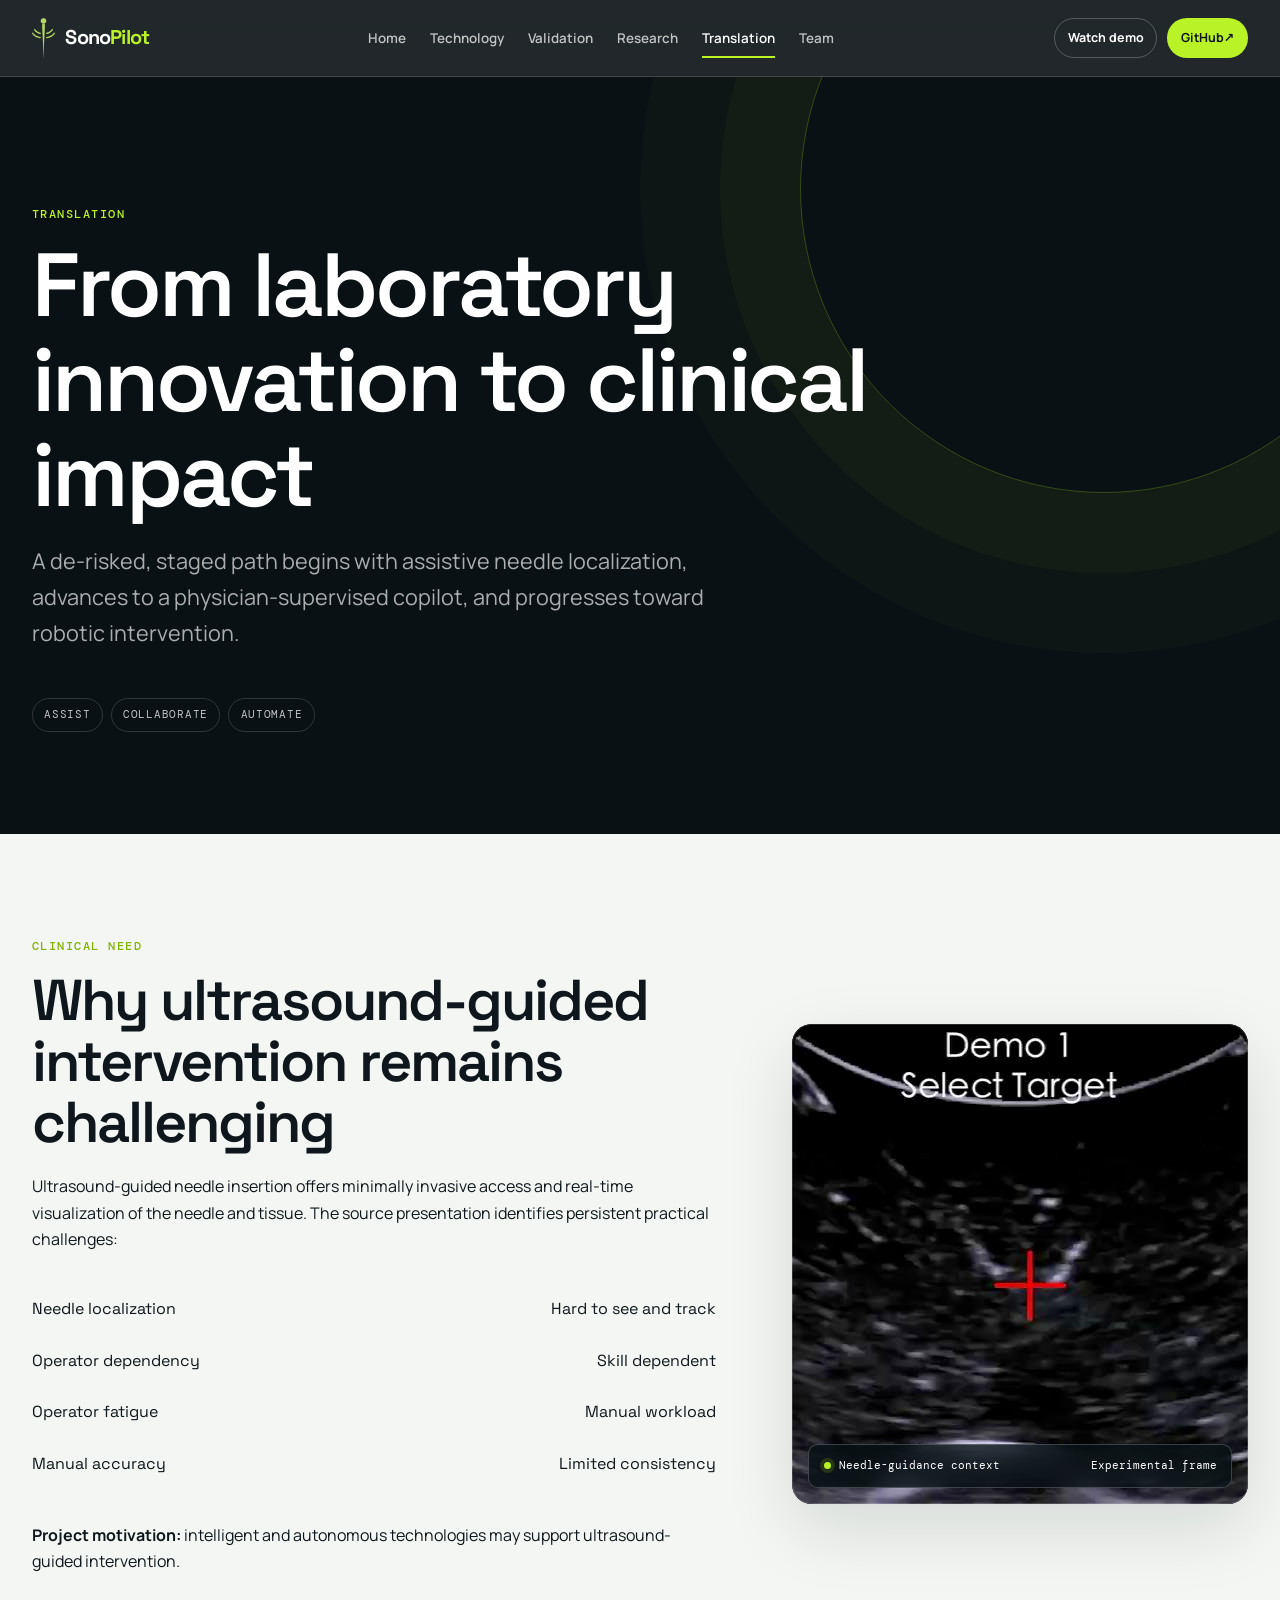
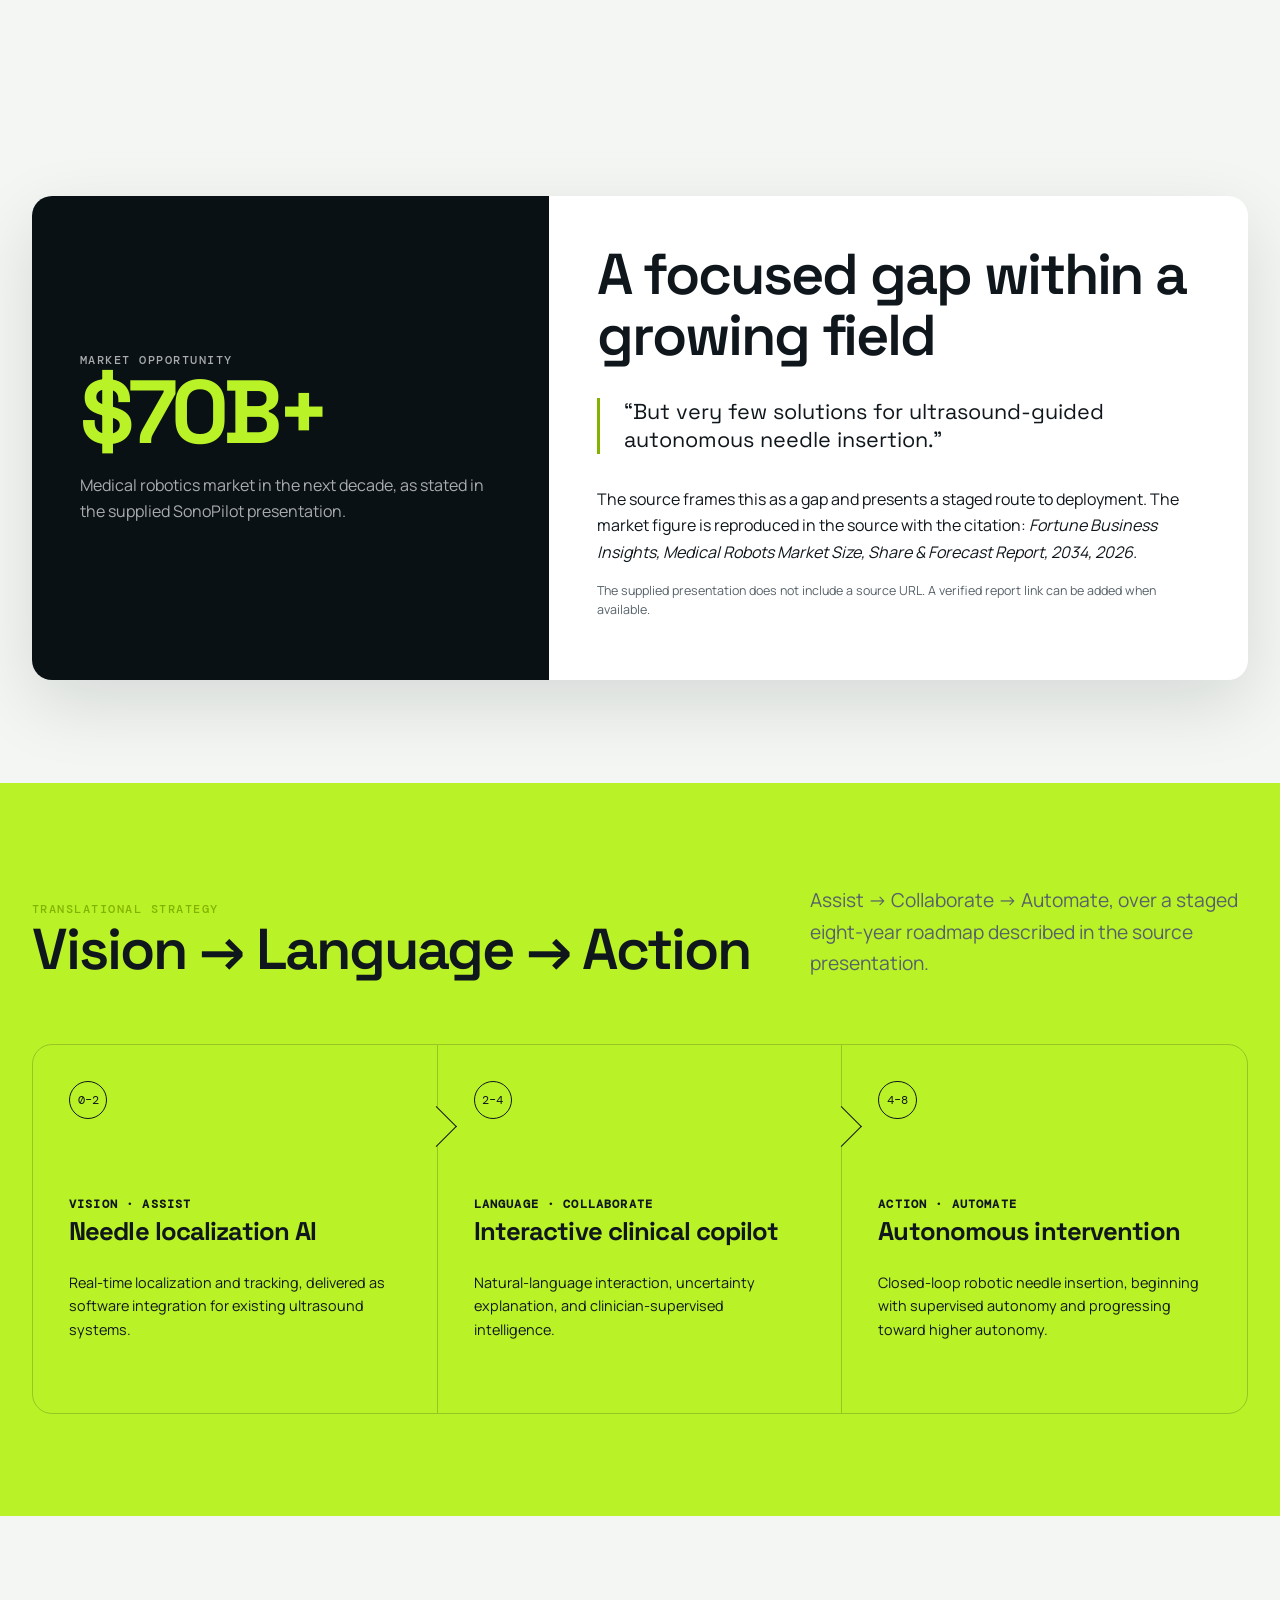
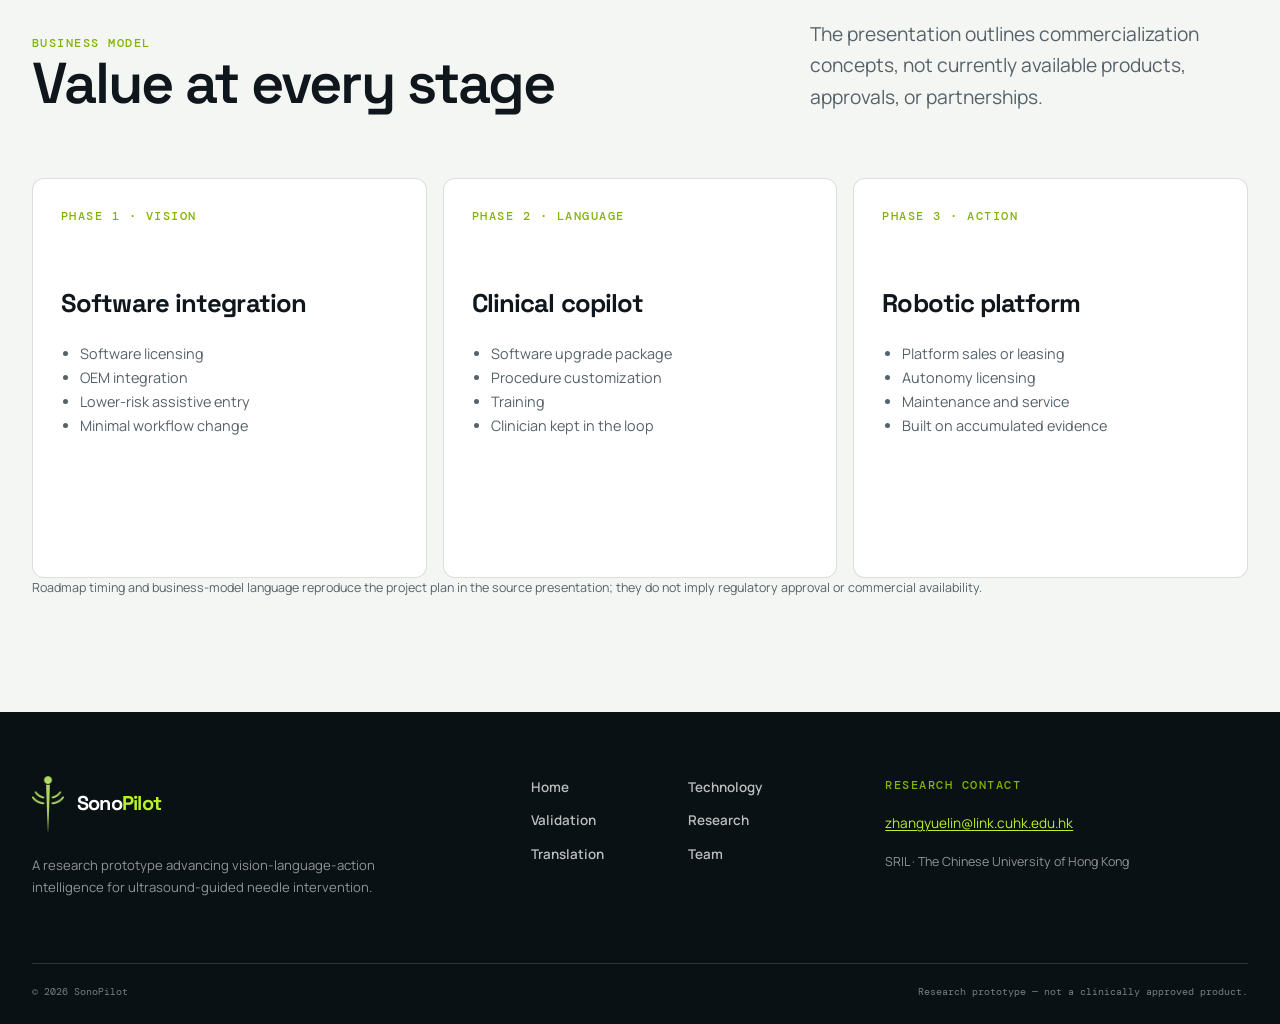
<file: translation/index.html>
<!doctype html>
<html lang="en">
  <head>
    <meta charset="UTF-8">
    <meta name="viewport" content="width=device-width, initial-scale=1.0">
    <meta name="theme-color" content="#0a1115">
    <meta name="description" content="See SonoPilot's staged path from assistive ultrasound vision to collaborative intelligence and autonomous robotic intervention.">
    <meta property="og:title" content="Translation — SonoPilot"><meta property="og:description" content="From laboratory innovation to clinical impact: Assist, Collaborate, Automate."><meta property="og:image" content="https://piecezhang.github.io/sonopilot/assets/images/og.png">
    <link rel="canonical" href="https://piecezhang.github.io/sonopilot/translation/">
    <link rel="icon" href="../favicon.ico" sizes="any">
    <link rel="icon" type="image/png" sizes="32x32" href="../assets/images/logo/favicon-32.png">
    <link rel="apple-touch-icon" sizes="180x180" href="../assets/images/logo/apple-touch-icon.png">
    <link rel="manifest" href="../site.webmanifest">
    <link rel="stylesheet" href="../assets/css/styles.css">
    <title>Translation — SonoPilot</title>
  </head>
  <body data-page="translation" data-base="..">
    <header class="site-header" data-site-header></header>
    <main id="main-content">
      <header class="page-hero">
        <div class="container"><p class="eyebrow">Translation</p><h1>From laboratory innovation to clinical impact</h1><p class="lead">A de-risked, staged path begins with assistive needle localization, advances to a physician-supervised copilot, and progresses toward robotic intervention.</p><div class="kicker-line"><span>Assist</span><span>Collaborate</span><span>Automate</span></div></div>
      </header>

      <section class="section" aria-labelledby="need-title">
        <div class="container media-split">
          <div><p class="eyebrow">Clinical need</p><h2 id="need-title">Why ultrasound-guided intervention remains challenging</h2><p>Ultrasound-guided needle insertion offers minimally invasive access and real-time visualization of the needle and tissue. The source presentation identifies persistent practical challenges:</p><ul class="challenge-list"><li><span>Needle localization</span><span>Hard to see and track</span></li><li><span>Operator dependency</span><span>Skill dependent</span></li><li><span>Operator fatigue</span><span>Manual workload</span></li><li><span>Manual accuracy</span><span>Limited consistency</span></li></ul><p><strong>Project motivation:</strong> intelligent and autonomous technologies may support ultrasound-guided intervention.</p></div>
          <div class="media-frame reveal"><img src="../assets/images/demo-target.jpg" alt="Ultrasound image used for target selection in the SonoPilot demonstration" loading="lazy" width="872" height="480"><div class="media-label"><span>Needle-guidance context</span><span>Experimental frame</span></div></div>
        </div>
      </section>

      <section class="section" aria-labelledby="market-title">
        <div class="container market-figure reveal">
          <div class="market-number"><p class="eyebrow">Market opportunity</p><strong>$70B+</strong><p>Medical robotics market in the next decade, as stated in the supplied SonoPilot presentation.</p></div>
          <div class="market-copy"><h2 id="market-title">A focused gap within a growing field</h2><blockquote>“But very few solutions for ultrasound-guided autonomous needle insertion.”</blockquote><p>The source frames this as a gap and presents a staged route to deployment. The market figure is reproduced in the source with the citation: <em>Fortune Business Insights, Medical Robots Market Size, Share &amp; Forecast Report, 2034, 2026.</em></p><p class="fine-print">The supplied presentation does not include a source URL. A verified report link can be added when available.</p><div data-market-source></div></div>
        </div>
      </section>

      <section class="section section-lime" aria-labelledby="strategy-title">
        <div class="container">
          <div class="section-head"><div><p class="eyebrow">Translational strategy</p><h2 id="strategy-title">Vision → Language → Action</h2></div><p>Assist → Collaborate → Automate, over a staged eight-year roadmap described in the source presentation.</p></div>
          <div class="roadmap">
            <article class="roadmap-stage"><span class="stage-number">0–2</span><h3><span>Vision · Assist</span>Needle localization AI</h3><p>Real-time localization and tracking, delivered as software integration for existing ultrasound systems.</p></article>
            <article class="roadmap-stage"><span class="stage-number">2–4</span><h3><span>Language · Collaborate</span>Interactive clinical copilot</h3><p>Natural-language interaction, uncertainty explanation, and clinician-supervised intelligence.</p></article>
            <article class="roadmap-stage"><span class="stage-number">4–8</span><h3><span>Action · Automate</span>Autonomous intervention</h3><p>Closed-loop robotic needle insertion, beginning with supervised autonomy and progressing toward higher autonomy.</p></article>
          </div>
        </div>
      </section>

      <section class="section" aria-labelledby="business-title">
        <div class="container">
          <div class="section-head"><div><p class="eyebrow">Business model</p><h2 id="business-title">Value at every stage</h2></div><p>The presentation outlines commercialization concepts, not currently available products, approvals, or partnerships.</p></div>
          <div class="business-grid">
            <article class="business-card"><p class="eyebrow">Phase 1 · Vision</p><h3>Software integration</h3><ul><li>Software licensing</li><li>OEM integration</li><li>Lower-risk assistive entry</li><li>Minimal workflow change</li></ul></article>
            <article class="business-card"><p class="eyebrow">Phase 2 · Language</p><h3>Clinical copilot</h3><ul><li>Software upgrade package</li><li>Procedure customization</li><li>Training</li><li>Clinician kept in the loop</li></ul></article>
            <article class="business-card"><p class="eyebrow">Phase 3 · Action</p><h3>Robotic platform</h3><ul><li>Platform sales or leasing</li><li>Autonomy licensing</li><li>Maintenance and service</li><li>Built on accumulated evidence</li></ul></article>
          </div>
          <p class="fine-print">Roadmap timing and business-model language reproduce the project plan in the source presentation; they do not imply regulatory approval or commercial availability.</p>
        </div>
      </section>
    </main>
    <footer class="site-footer" data-site-footer></footer>
    <script src="../assets/js/content.js"></script><script src="../assets/js/site.js"></script>
  </body>
</html>
</file>
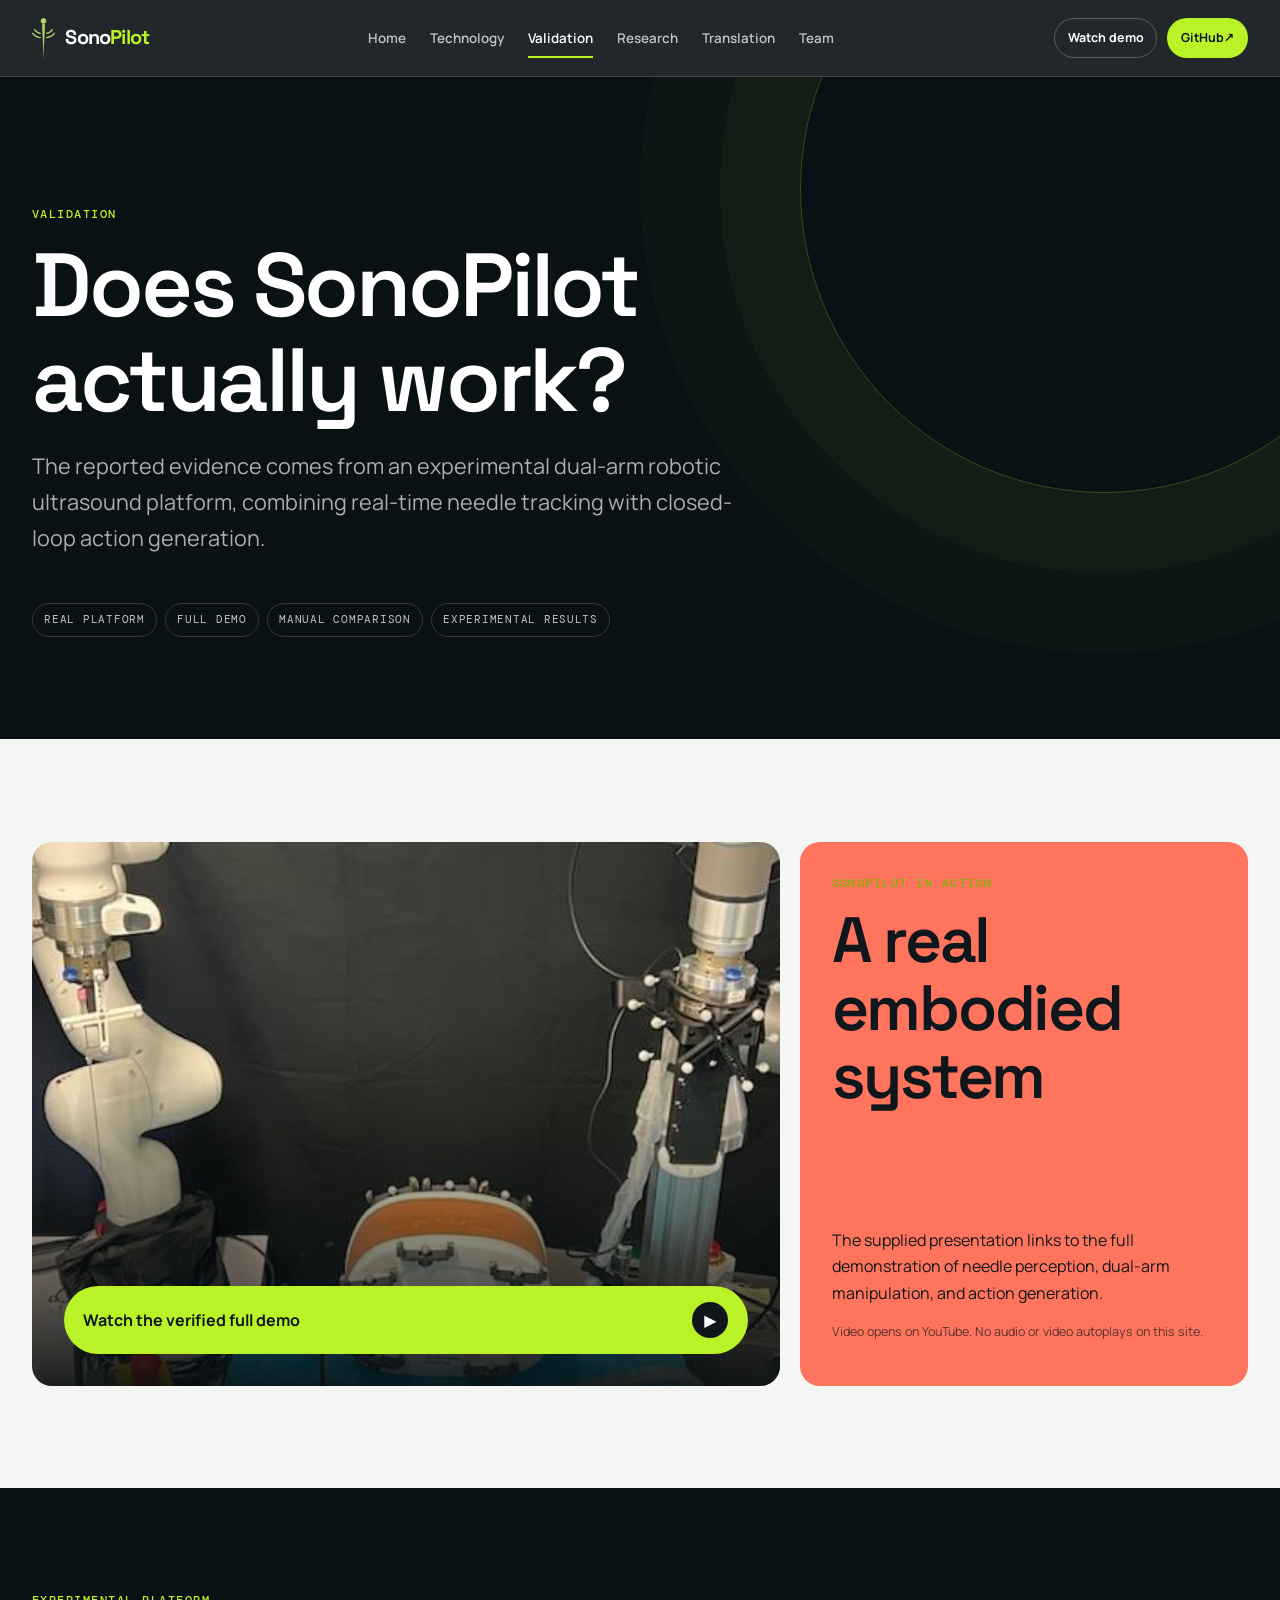
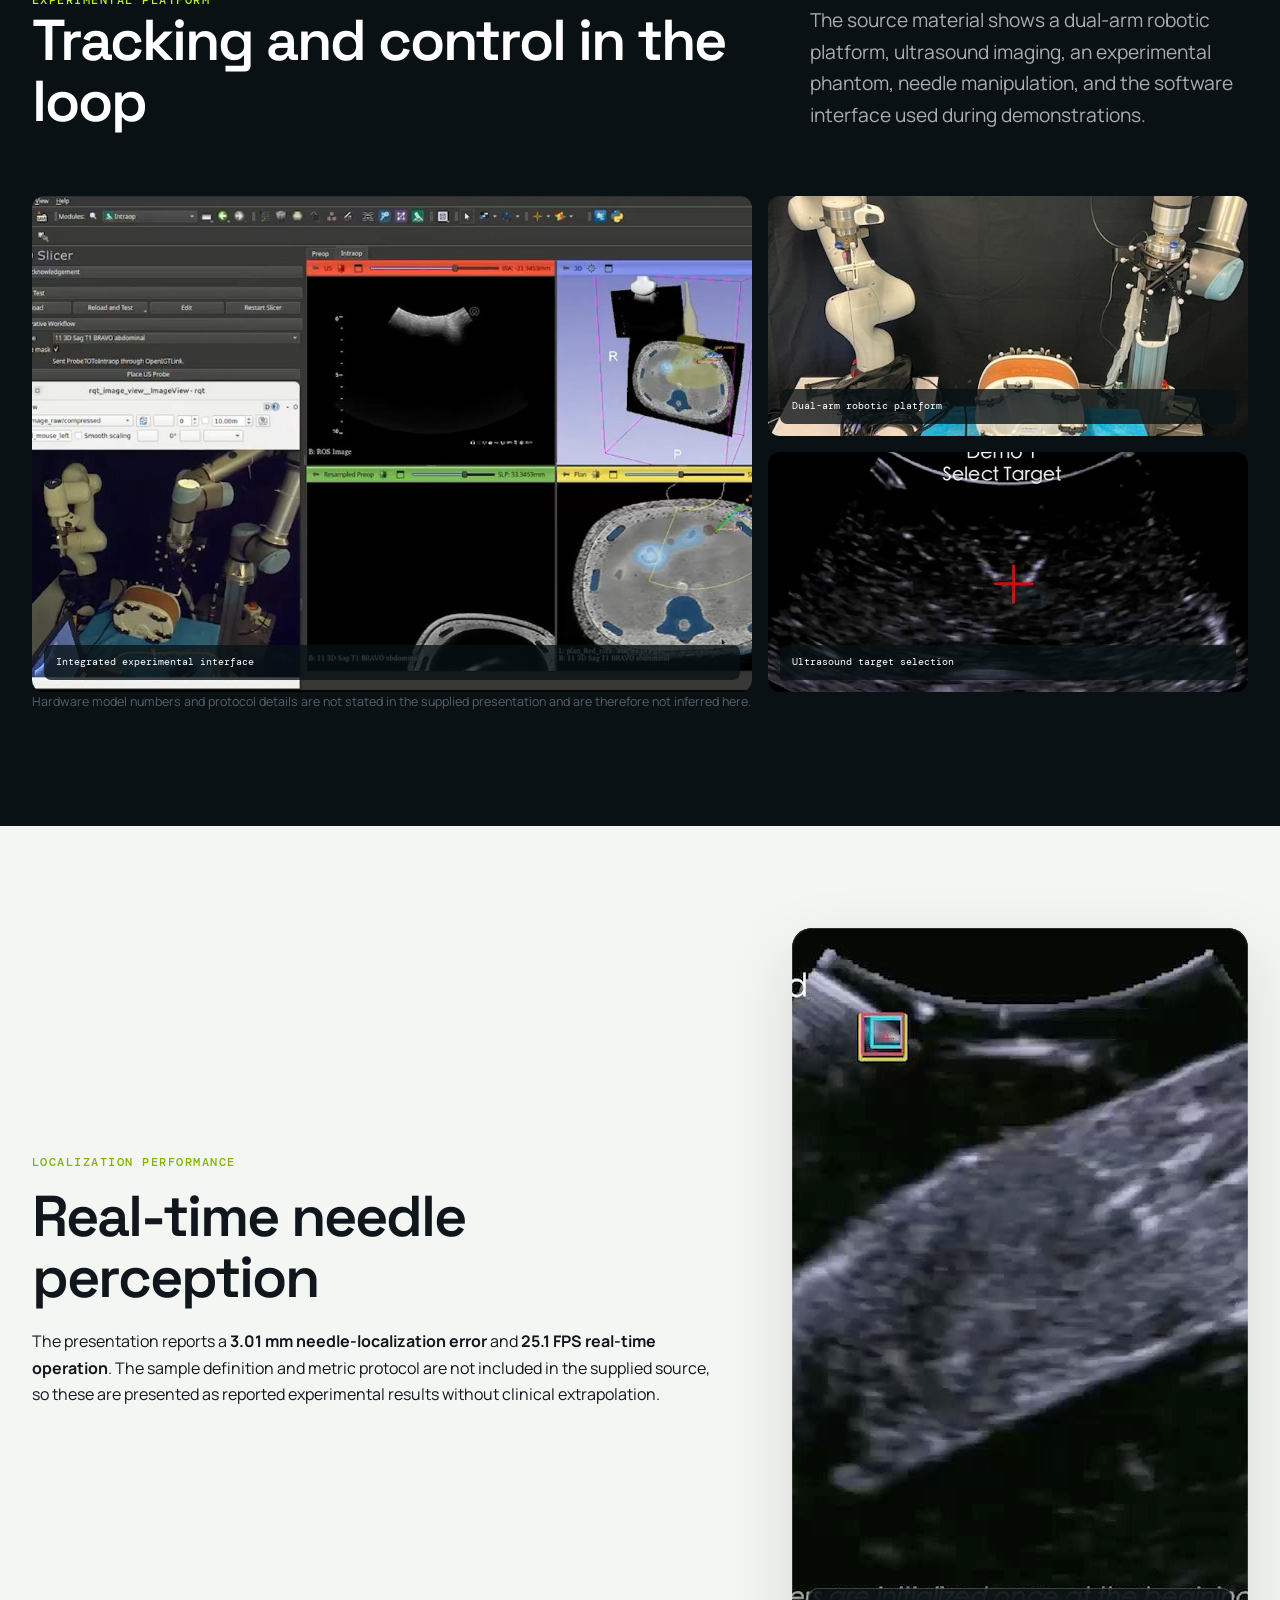
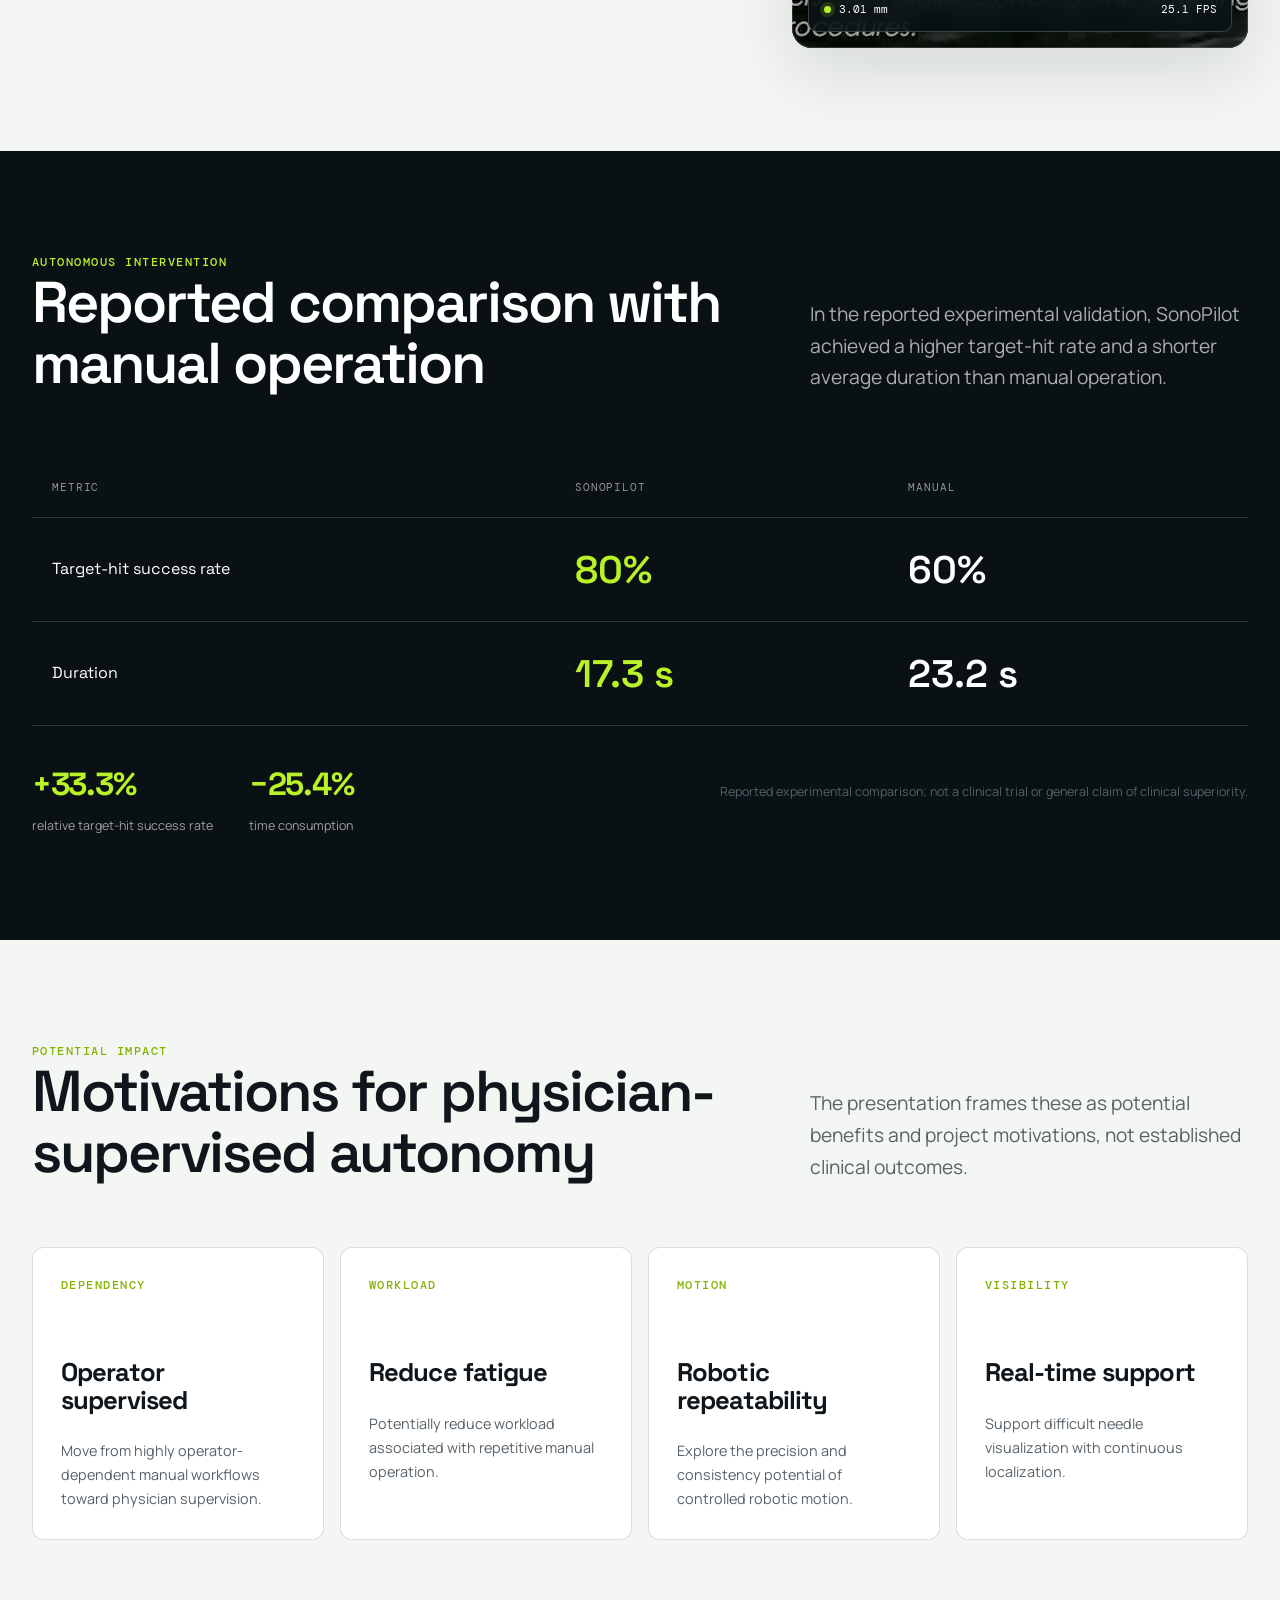
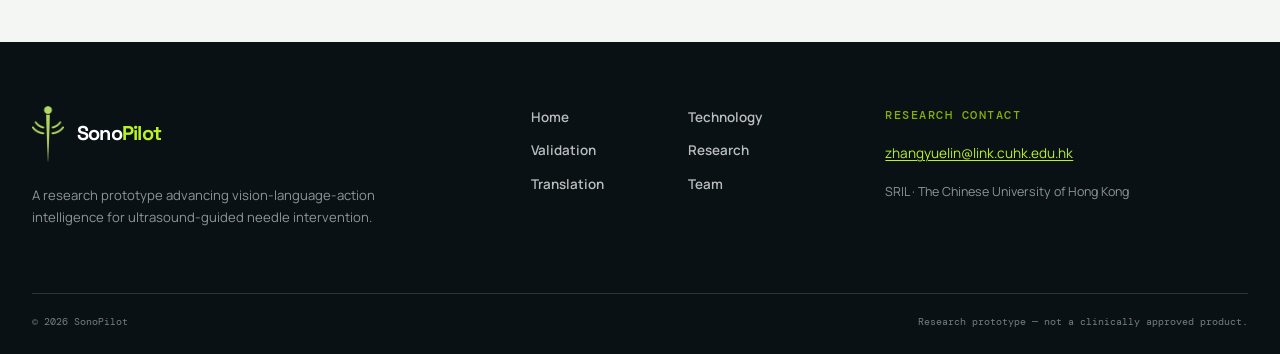
<file: validation/index.html>
<!doctype html>
<html lang="en">
  <head>
    <meta charset="UTF-8">
    <meta name="viewport" content="width=device-width, initial-scale=1.0">
    <meta name="theme-color" content="#0a1115">
    <meta name="description" content="Review SonoPilot's real-system demo, experimental platform, needle-localization performance, and autonomous-intervention results.">
    <meta property="og:title" content="Validation — SonoPilot"><meta property="og:description" content="Reported experimental evidence from the SonoPilot robotic ultrasound platform."><meta property="og:image" content="https://piecezhang.github.io/sonopilot/assets/images/og.png">
    <link rel="canonical" href="https://piecezhang.github.io/sonopilot/validation/">
    <link rel="icon" href="../favicon.ico" sizes="any">
    <link rel="icon" type="image/png" sizes="32x32" href="../assets/images/logo/favicon-32.png">
    <link rel="apple-touch-icon" sizes="180x180" href="../assets/images/logo/apple-touch-icon.png">
    <link rel="manifest" href="../site.webmanifest">
    <link rel="stylesheet" href="../assets/css/styles.css">
    <title>Validation — SonoPilot</title>
  </head>
  <body data-page="validation" data-base="..">
    <header class="site-header" data-site-header></header>
    <main id="main-content">
      <header class="page-hero">
        <div class="container"><p class="eyebrow">Validation</p><h1>Does SonoPilot actually work?</h1><p class="lead">The reported evidence comes from an experimental dual-arm robotic ultrasound platform, combining real-time needle tracking with closed-loop action generation.</p><div class="kicker-line"><span>Real platform</span><span>Full demo</span><span>Manual comparison</span><span>Experimental results</span></div></div>
      </header>

      <section id="demo" class="section" aria-labelledby="demo-title">
        <div class="container demo-hero">
          <div class="demo-poster reveal">
            <img src="../assets/images/system-platform.jpg" alt="SonoPilot dual-arm robotic ultrasound system around an experimental phantom" width="640" height="367">
            <a class="play-button" href="https://youtu.be/dLesUszkwZw" target="_blank" rel="noopener noreferrer"><span>Watch the verified full demo</span><span aria-hidden="true">▶</span></a>
          </div>
          <aside class="demo-aside">
            <div><p class="eyebrow">SonoPilot in action</p><h2 id="demo-title">A real embodied system</h2></div>
            <div><p>The supplied presentation links to the full demonstration of needle perception, dual-arm manipulation, and action generation.</p><p class="fine-print">Video opens on YouTube. No audio or video autoplays on this site.</p></div>
          </aside>
        </div>
      </section>

      <section class="section section-dark" aria-labelledby="platform-title">
        <div class="container">
          <div class="section-head"><div><p class="eyebrow">Experimental platform</p><h2 id="platform-title">Tracking and control in the loop</h2></div><p>The source material shows a dual-arm robotic platform, ultrasound imaging, an experimental phantom, needle manipulation, and the software interface used during demonstrations.</p></div>
          <div class="photo-grid">
            <figure class="reveal"><img src="../assets/images/demo-dashboard.jpg" alt="Experimental software dashboard with robot view, ultrasound image, and phantom imaging panels" loading="lazy" width="1069" height="668"><figcaption>Integrated experimental interface</figcaption></figure>
            <figure class="reveal"><img src="../assets/images/system-platform.jpg" alt="Dual robotic arms positioned around the experimental ultrasound phantom" loading="lazy" width="640" height="367"><figcaption>Dual-arm robotic platform</figcaption></figure>
            <figure class="reveal"><img src="../assets/images/demo-target.jpg" alt="Ultrasound target-selection frame from the demonstration" loading="lazy" width="872" height="480"><figcaption>Ultrasound target selection</figcaption></figure>
          </div>
          <p class="fine-print">Hardware model numbers and protocol details are not stated in the supplied presentation and are therefore not inferred here.</p>
        </div>
      </section>

      <section class="section" aria-labelledby="localization-title">
        <div class="container content-split">
          <div><p class="eyebrow">Localization performance</p><h2 id="localization-title">Real-time needle perception</h2><p>The presentation reports a <strong>3.01 mm needle-localization error</strong> and <strong>25.1 FPS real-time operation</strong>. The sample definition and metric protocol are not included in the supplied source, so these are presented as reported experimental results without clinical extrapolation.</p></div>
          <div class="media-frame reveal"><img src="../assets/images/tracking-demo.jpg" alt="Tracked needle-tip overlays on an experimental ultrasound frame" loading="lazy" width="1280" height="720"><div class="media-label"><span>3.01 mm</span><span>25.1 FPS</span></div></div>
        </div>
      </section>

      <section class="section section-dark" aria-labelledby="intervention-title">
        <div class="container">
          <div class="section-head"><div><p class="eyebrow">Autonomous intervention</p><h2 id="intervention-title">Reported comparison with manual operation</h2></div><p>In the reported experimental validation, SonoPilot achieved a higher target-hit rate and a shorter average duration than manual operation.</p></div>
          <div class="comparison-table-wrap">
            <table class="comparison-table"><caption class="sr-only">SonoPilot and manual-operation experimental comparison</caption><thead><tr><th>Metric</th><th>SonoPilot</th><th>Manual</th></tr></thead><tbody><tr><td>Target-hit success rate</td><td>80%</td><td>60%</td></tr><tr><td>Duration</td><td>17.3 s</td><td>23.2 s</td></tr></tbody></table>
          </div>
          <div class="comparison-strip"><div class="comparison-deltas"><div><strong>+33.3%</strong><span>relative target-hit success rate</span></div><div><strong>−25.4%</strong><span>time consumption</span></div></div><p class="fine-print">Reported experimental comparison; not a clinical trial or general claim of clinical superiority.</p></div>
        </div>
      </section>

      <section class="section" aria-labelledby="impact-title">
        <div class="container">
          <div class="section-head"><div><p class="eyebrow">Potential impact</p><h2 id="impact-title">Motivations for physician-supervised autonomy</h2></div><p>The presentation frames these as potential benefits and project motivations, not established clinical outcomes.</p></div>
          <div class="impact-grid">
            <article class="impact-card"><p class="eyebrow">Dependency</p><h3>Operator supervised</h3><p>Move from highly operator-dependent manual workflows toward physician supervision.</p></article>
            <article class="impact-card"><p class="eyebrow">Workload</p><h3>Reduce fatigue</h3><p>Potentially reduce workload associated with repetitive manual operation.</p></article>
            <article class="impact-card"><p class="eyebrow">Motion</p><h3>Robotic repeatability</h3><p>Explore the precision and consistency potential of controlled robotic motion.</p></article>
            <article class="impact-card"><p class="eyebrow">Visibility</p><h3>Real-time support</h3><p>Support difficult needle visualization with continuous localization.</p></article>
          </div>
        </div>
      </section>
    </main>
    <footer class="site-footer" data-site-footer></footer>
    <script src="../assets/js/content.js"></script><script src="../assets/js/site.js"></script>
  </body>
</html>
</file>
<file: assets/css/styles.css>
@import url("https://fonts.googleapis.com/css2?family=DM+Mono:wght@400;500&family=Manrope:wght@400;500;600;700&family=Space+Grotesk:wght@500;600;700&display=swap");

:root {
  --ink: #10171c;
  --muted: #566169;
  --paper: #f3f6f2;
  --white: #ffffff;
  --night: #0a1115;
  --night-soft: #111c21;
  --lime: #b9f227;
  --lime-dark: #82b300;
  --aqua: #83e9e1;
  --orange: #ff745c;
  --line: rgba(16, 23, 28, 0.14);
  --line-light: rgba(255, 255, 255, 0.15);
  --radius: 1.25rem;
  --radius-small: 0.75rem;
  --shadow: 0 24px 70px rgba(6, 20, 24, 0.12);
  --max: 76rem;
  --sans: "Manrope", system-ui, -apple-system, BlinkMacSystemFont, "Segoe UI", sans-serif;
  --display: "Space Grotesk", var(--sans);
  --mono: "DM Mono", ui-monospace, SFMono-Regular, Menlo, monospace;
}

*,
*::before,
*::after {
  box-sizing: border-box;
}

html {
  scroll-behavior: smooth;
  scroll-padding-top: 6rem;
}

body {
  margin: 0;
  background: var(--paper);
  color: var(--ink);
  font-family: var(--sans);
  font-size: 1rem;
  line-height: 1.65;
  -webkit-font-smoothing: antialiased;
}

body.menu-open {
  overflow: hidden;
}

img {
  display: block;
  max-width: 100%;
}

a {
  color: inherit;
  text-decoration-thickness: 0.08em;
  text-underline-offset: 0.18em;
}

button,
a {
  -webkit-tap-highlight-color: transparent;
}

:focus-visible {
  outline: 3px solid var(--orange);
  outline-offset: 4px;
}

h1,
h2,
h3,
p {
  margin-top: 0;
}

h1,
h2,
h3 {
  font-family: var(--display);
  line-height: 1.06;
  letter-spacing: -0.035em;
}

h1 {
  max-width: 15ch;
  margin-bottom: 1.5rem;
  font-size: clamp(3rem, 7vw, 6.9rem);
  font-weight: 600;
}

h2 {
  margin-bottom: 1.25rem;
  font-size: clamp(2.1rem, 4.5vw, 4.6rem);
  font-weight: 600;
}

h3 {
  font-size: clamp(1.35rem, 2vw, 1.8rem);
}

.sr-only {
  position: absolute;
  width: 1px;
  height: 1px;
  padding: 0;
  margin: -1px;
  overflow: hidden;
  clip: rect(0, 0, 0, 0);
  white-space: nowrap;
  border: 0;
}

.skip-link {
  position: fixed;
  z-index: 200;
  top: 0.75rem;
  left: 0.75rem;
  padding: 0.75rem 1rem;
  border-radius: 0.5rem;
  background: var(--white);
  color: var(--ink);
  transform: translateY(-150%);
}

.skip-link:focus {
  transform: translateY(0);
}

.site-header {
  position: sticky;
  z-index: 100;
  top: 0;
  border-bottom: 1px solid var(--line-light);
  background: rgba(10, 17, 21, 0.9);
  color: var(--white);
  backdrop-filter: blur(20px);
}

.nav-shell {
  display: grid;
  grid-template-columns: auto 1fr auto;
  align-items: center;
  width: min(calc(100% - 2.5rem), var(--max));
  min-height: 4.75rem;
  margin-inline: auto;
  gap: 2rem;
}

.wordmark {
  display: inline-flex;
  align-items: center;
  gap: 0.65rem;
  color: var(--white);
  font-family: var(--display);
  font-size: 1.25rem;
  font-weight: 700;
  letter-spacing: -0.04em;
  text-decoration: none;
}

.wordmark span span {
  color: var(--lime);
}

.brand-mark {
  width: auto;
  height: 2.55rem;
  flex: 0 0 auto;
  object-fit: contain;
}

.primary-nav {
  display: flex;
  justify-content: center;
  gap: 1.5rem;
}

.primary-nav a,
.footer-main nav a {
  position: relative;
  color: rgba(255, 255, 255, 0.72);
  font-size: 0.84rem;
  font-weight: 600;
  text-decoration: none;
}

.primary-nav a::after {
  position: absolute;
  right: 0;
  bottom: -0.58rem;
  left: 0;
  height: 2px;
  background: var(--lime);
  content: "";
  transform: scaleX(0);
  transform-origin: right;
  transition: transform 180ms ease;
}

.primary-nav a:hover,
.primary-nav a.active,
.footer-main nav a:hover {
  color: var(--white);
}

.primary-nav a:hover::after,
.primary-nav a.active::after {
  transform: scaleX(1);
  transform-origin: left;
}

.nav-actions {
  display: flex;
  align-items: center;
  gap: 0.6rem;
}

.menu-toggle {
  display: none;
  border: 0;
  background: none;
  color: inherit;
}

.menu-toggle span:not(.sr-only) {
  display: block;
  width: 1.5rem;
  height: 2px;
  margin: 0.3rem;
  background: currentColor;
}

.button {
  display: inline-flex;
  align-items: center;
  justify-content: center;
  min-height: 3.25rem;
  padding: 0.75rem 1.1rem;
  border: 1px solid transparent;
  border-radius: 100vmax;
  font-size: 0.9rem;
  font-weight: 700;
  text-align: center;
  text-decoration: none;
  transition: transform 180ms ease, background-color 180ms ease, color 180ms ease;
}

.button:hover {
  transform: translateY(-2px);
}

.button-small {
  min-height: 2.5rem;
  padding: 0.55rem 0.8rem;
  font-size: 0.78rem;
}

.button-bright {
  background: var(--lime);
  color: var(--ink);
}

.button-ghost {
  border-color: rgba(255, 255, 255, 0.24);
  color: var(--white);
}

.button-dark {
  background: var(--ink);
  color: var(--white);
}

.button-light {
  background: var(--white);
  color: var(--ink);
}

.text-link,
.icon-link {
  display: inline-flex;
  align-items: center;
  color: inherit;
  font-size: 0.9rem;
  font-weight: 700;
}

.icon-link {
  text-decoration: none;
}

.container {
  width: min(calc(100% - 2.5rem), var(--max));
  margin-inline: auto;
}

.section {
  padding-block: clamp(4.25rem, 8vw, 8.5rem);
}

.section-tight {
  padding-block: clamp(3rem, 6vw, 5.5rem);
}

.section-dark {
  background: var(--night);
  color: var(--white);
}

.section-lime {
  background: var(--lime);
  color: var(--ink);
}

.section-orange {
  background: var(--orange);
  color: var(--ink);
}

.section-head {
  display: grid;
  grid-template-columns: minmax(0, 1.25fr) minmax(17rem, 0.75fr);
  align-items: end;
  margin-bottom: clamp(2.5rem, 5vw, 4.5rem);
  gap: 3rem;
}

.section-head h2,
.section-head p {
  margin-bottom: 0;
}

.section-head > p {
  color: var(--muted);
  font-size: clamp(1rem, 1.5vw, 1.2rem);
}

.section-dark .section-head > p {
  color: rgba(255, 255, 255, 0.66);
}

.eyebrow {
  margin-bottom: 0.9rem;
  color: var(--lime-dark);
  font-family: var(--mono);
  font-size: 0.72rem;
  font-weight: 500;
  letter-spacing: 0.13em;
  text-transform: uppercase;
}

.section-dark .eyebrow,
.page-hero .eyebrow,
.hero .eyebrow {
  color: var(--lime);
}

.hero {
  position: relative;
  min-height: calc(100svh - 4.75rem);
  overflow: hidden;
  background: var(--night);
  color: var(--white);
}

.hero::before {
  position: absolute;
  inset: 0;
  background: linear-gradient(90deg, #071014 0%, rgba(7, 16, 20, 0.93) 42%, rgba(7, 16, 20, 0.22) 76%),
    linear-gradient(0deg, rgba(7, 16, 20, 0.88) 0%, transparent 45%);
  content: "";
  z-index: 1;
}

.hero::after {
  position: absolute;
  top: 5%;
  right: -14rem;
  width: 38rem;
  height: 38rem;
  border: 1px solid rgba(185, 242, 39, 0.22);
  border-radius: 50%;
  box-shadow: 0 0 0 6rem rgba(185, 242, 39, 0.025), 0 0 0 12rem rgba(185, 242, 39, 0.02);
  content: "";
  z-index: 1;
}

.hero-media {
  position: absolute;
  inset: 0;
}

.hero-media img {
  width: 100%;
  height: 100%;
  object-fit: cover;
  object-position: 65% center;
  filter: saturate(0.8) contrast(1.08);
  transform: scale(1.06);
}

.hero-content {
  position: relative;
  z-index: 2;
  display: flex;
  flex-direction: column;
  justify-content: center;
  width: min(calc(100% - 2.5rem), var(--max));
  min-height: calc(100svh - 4.75rem);
  margin-inline: auto;
  padding-block: 5rem;
}

.hero-title {
  max-width: 8ch;
  font-size: clamp(4.2rem, 11vw, 9.8rem);
}

.hero-title span {
  color: var(--lime);
}

.hero-subtitle {
  max-width: 38rem;
  margin-bottom: 1rem;
  font-family: var(--display);
  font-size: clamp(1.25rem, 2.2vw, 2rem);
  line-height: 1.28;
}

.hero-copy {
  max-width: 37rem;
  margin-bottom: 2rem;
  color: rgba(255, 255, 255, 0.66);
}

.hero-actions {
  display: flex;
  flex-wrap: wrap;
  gap: 0.75rem;
}

.hero-status {
  position: absolute;
  right: 0;
  bottom: 2rem;
  display: grid;
  grid-template-columns: repeat(4, auto);
  gap: 0.35rem;
}

.hero-status span {
  padding: 0.4rem 0.55rem;
  border: 1px solid var(--line-light);
  border-radius: 0.4rem;
  background: rgba(8, 17, 21, 0.48);
  color: rgba(255, 255, 255, 0.7);
  font-family: var(--mono);
  font-size: 0.62rem;
  letter-spacing: 0.08em;
  text-transform: uppercase;
}

.feature-grid {
  display: grid;
  grid-template-columns: repeat(3, 1fr);
  border-top: 1px solid var(--line);
  border-bottom: 1px solid var(--line);
}

.feature-card {
  min-height: 22rem;
  padding: 2.25rem;
  border-right: 1px solid var(--line);
}

.feature-card:last-child {
  border-right: 0;
}

.feature-number {
  display: block;
  margin-bottom: 7rem;
  color: var(--muted);
  font-family: var(--mono);
  font-size: 0.72rem;
}

.feature-card h3 {
  margin-bottom: 1rem;
}

.feature-card p {
  color: var(--muted);
}

.feature-card .signal {
  display: inline-block;
  width: 0.65rem;
  height: 0.65rem;
  margin-right: 0.5rem;
  border-radius: 50%;
  background: var(--lime);
  box-shadow: 0 0 0 0.38rem rgba(185, 242, 39, 0.16);
}

.closing-statement {
  max-width: 36rem;
  margin: 2rem auto 0;
  font-family: var(--display);
  font-size: clamp(1.15rem, 2vw, 1.55rem);
  text-align: center;
}

.media-split,
.content-split {
  display: grid;
  grid-template-columns: minmax(0, 1.2fr) minmax(18rem, 0.8fr);
  align-items: center;
  gap: clamp(2rem, 6vw, 6rem);
}

.media-frame {
  position: relative;
  overflow: hidden;
  border-radius: var(--radius);
  background: #182227;
  box-shadow: var(--shadow);
}

.media-frame::after {
  position: absolute;
  inset: 0;
  border: 1px solid rgba(255, 255, 255, 0.16);
  border-radius: inherit;
  content: "";
  pointer-events: none;
}

.media-frame img {
  width: 100%;
  aspect-ratio: 16 / 10;
  object-fit: cover;
}

.media-label {
  position: absolute;
  right: 1rem;
  bottom: 1rem;
  left: 1rem;
  display: flex;
  align-items: center;
  justify-content: space-between;
  padding: 0.75rem 0.9rem;
  border: 1px solid rgba(255, 255, 255, 0.2);
  border-radius: 0.6rem;
  background: rgba(8, 17, 21, 0.74);
  color: var(--white);
  font-family: var(--mono);
  font-size: 0.68rem;
  backdrop-filter: blur(12px);
}

.media-label span:first-child::before {
  display: inline-block;
  width: 0.45rem;
  height: 0.45rem;
  margin-right: 0.5rem;
  border-radius: 50%;
  background: var(--lime);
  box-shadow: 0 0 0 0.25rem rgba(185, 242, 39, 0.15);
  content: "";
}

.capability-list,
.challenge-list {
  padding: 0;
  margin: 2rem 0;
  list-style: none;
}

.capability-list li,
.challenge-list li {
  display: flex;
  align-items: center;
  justify-content: space-between;
  padding: 0.75rem 0;
  border-bottom: 1px solid var(--line-light);
  font-family: var(--display);
}

.capability-list li::after {
  color: var(--lime);
  content: "●";
  font-size: 0.55rem;
}

.metrics-grid {
  display: grid;
  grid-template-columns: repeat(4, 1fr);
  gap: 1px;
  overflow: hidden;
  border: 1px solid var(--line-light);
  border-radius: var(--radius);
  background: var(--line-light);
}

.metric-card {
  min-height: 14rem;
  padding: 2rem;
  background: var(--night-soft);
}

.metric-value {
  margin-bottom: 2.8rem;
  color: var(--lime);
  font-family: var(--display);
  font-size: clamp(2.8rem, 5vw, 5rem);
  font-weight: 600;
  letter-spacing: -0.06em;
  line-height: 1;
}

.metric-value span {
  margin-left: 0.25rem;
  font-family: var(--mono);
  font-size: 0.8rem;
  letter-spacing: 0;
}

.metric-card > p:last-child {
  color: rgba(255, 255, 255, 0.68);
  font-size: 0.85rem;
}

.comparison-strip {
  display: flex;
  align-items: center;
  justify-content: space-between;
  margin-top: 2rem;
  gap: 2rem;
}

.comparison-deltas {
  display: flex;
  gap: 2.25rem;
}

.comparison-deltas strong {
  display: block;
  color: var(--lime);
  font-family: var(--display);
  font-size: 2rem;
  letter-spacing: -0.04em;
}

.comparison-deltas span {
  color: rgba(255, 255, 255, 0.6);
  font-size: 0.78rem;
}

.roadmap {
  display: grid;
  grid-template-columns: repeat(3, 1fr);
  overflow: hidden;
  border: 1px solid rgba(16, 23, 28, 0.2);
  border-radius: var(--radius);
}

.roadmap-stage {
  position: relative;
  min-height: 23rem;
  padding: 2.25rem;
  border-right: 1px solid rgba(16, 23, 28, 0.2);
}

.roadmap-stage:last-child {
  border-right: 0;
}

.roadmap-stage::after {
  position: absolute;
  right: -0.9rem;
  top: 4.2rem;
  z-index: 1;
  width: 1.8rem;
  height: 1.8rem;
  border-top: 1px solid var(--ink);
  border-right: 1px solid var(--ink);
  background: var(--lime);
  content: "";
  transform: rotate(45deg);
}

.roadmap-stage:last-child::after {
  display: none;
}

.stage-number {
  display: flex;
  align-items: center;
  justify-content: center;
  width: 2.4rem;
  height: 2.4rem;
  margin-bottom: 5rem;
  border: 1px solid var(--ink);
  border-radius: 50%;
  font-family: var(--mono);
  font-size: 0.72rem;
}

.roadmap-stage h3 span {
  display: block;
  margin-bottom: 0.4rem;
  font-family: var(--mono);
  font-size: 0.72rem;
  letter-spacing: 0.1em;
  text-transform: uppercase;
}

.roadmap-stage p {
  margin-bottom: 0;
  font-size: 0.9rem;
}

.page-hero {
  position: relative;
  overflow: hidden;
  padding: clamp(6rem, 10vw, 10rem) 0 clamp(4.5rem, 8vw, 7rem);
  background: var(--night);
  color: var(--white);
}

.page-hero::after {
  position: absolute;
  top: -12rem;
  right: -8rem;
  width: 38rem;
  height: 38rem;
  border: 1px solid rgba(185, 242, 39, 0.25);
  border-radius: 50%;
  box-shadow: 0 0 0 5rem rgba(185, 242, 39, 0.03), 0 0 0 10rem rgba(185, 242, 39, 0.02);
  content: "";
}

.page-hero .container {
  position: relative;
  z-index: 1;
}

.page-hero h1 {
  margin-bottom: 1.25rem;
}

.page-hero .lead {
  max-width: 44rem;
  margin-bottom: 0;
  color: rgba(255, 255, 255, 0.66);
  font-size: clamp(1.05rem, 2vw, 1.35rem);
}

.kicker-line {
  display: flex;
  flex-wrap: wrap;
  margin-top: 3rem;
  gap: 0.5rem;
}

.kicker-line span {
  padding: 0.45rem 0.7rem;
  border: 1px solid var(--line-light);
  border-radius: 100vmax;
  color: rgba(255, 255, 255, 0.75);
  font-family: var(--mono);
  font-size: 0.66rem;
  letter-spacing: 0.07em;
  text-transform: uppercase;
}

.loop-diagram {
  display: grid;
  grid-template-columns: repeat(5, minmax(0, 1fr));
  align-items: stretch;
  gap: 1rem;
}

.loop-node {
  position: relative;
  min-height: 12rem;
  padding: 1.5rem;
  border: 1px solid var(--line);
  border-radius: var(--radius-small);
  background: var(--white);
}

.loop-node:not(:last-child)::after {
  position: absolute;
  z-index: 2;
  top: 50%;
  right: -1.45rem;
  display: flex;
  align-items: center;
  justify-content: center;
  width: 1.9rem;
  height: 1.9rem;
  border-radius: 50%;
  background: var(--lime);
  color: var(--ink);
  content: "→";
  font-family: var(--mono);
  transform: translateY(-50%);
}

.loop-node .eyebrow {
  margin-bottom: 3.2rem;
}

.loop-node h3 {
  margin-bottom: 0;
  font-size: 1.2rem;
}

.loop-return {
  display: flex;
  align-items: center;
  justify-content: center;
  width: fit-content;
  margin: 1.5rem auto 0;
  padding: 0.55rem 1rem;
  border: 1px solid var(--line);
  border-radius: 100vmax;
  color: var(--muted);
  font-family: var(--mono);
  font-size: 0.7rem;
}

.architecture-card {
  padding: clamp(1rem, 3vw, 2.5rem);
  border: 1px solid var(--line);
  border-radius: var(--radius);
  background: var(--white);
}

.architecture-card img {
  width: 100%;
  height: auto;
}

.detail-grid {
  display: grid;
  grid-template-columns: repeat(3, 1fr);
  gap: 1rem;
}

.detail-card {
  padding: 1.75rem;
  border: 1px solid var(--line);
  border-radius: var(--radius-small);
  background: var(--white);
}

.detail-card .eyebrow {
  margin-bottom: 3rem;
}

.detail-card p:last-child {
  margin-bottom: 0;
  color: var(--muted);
}

.confidence-visual {
  display: grid;
  grid-template-columns: 1fr auto 1fr;
  align-items: stretch;
  margin-top: 3rem;
  gap: 1rem;
}

.confidence-card {
  min-height: 18rem;
  padding: 2rem;
  border: 1px solid var(--line-light);
  border-radius: var(--radius);
  background: var(--night-soft);
}

.confidence-card.alert {
  background: #271514;
}

.confidence-icon {
  display: flex;
  align-items: center;
  justify-content: center;
  width: 5.5rem;
  height: 5.5rem;
  margin-bottom: 3.5rem;
  border: 2px solid var(--lime);
  border-radius: 50%;
  color: var(--lime);
  font-family: var(--mono);
  font-size: 0.8rem;
}

.confidence-card.alert .confidence-icon {
  border-color: var(--orange);
  color: var(--orange);
}

.confidence-arrow {
  align-self: center;
  color: var(--lime);
  font-family: var(--mono);
  font-size: 2rem;
}

.async-grid {
  display: grid;
  grid-template-columns: 1fr 1fr;
  align-items: center;
  gap: 4rem;
}

.rate-stack {
  display: grid;
  gap: 1rem;
}

.rate-card {
  display: grid;
  grid-template-columns: 8rem 1fr;
  align-items: center;
  padding: 1.5rem;
  border: 1px solid var(--line);
  border-radius: var(--radius-small);
  background: var(--white);
  gap: 1rem;
}

.rate-card strong {
  font-family: var(--display);
  font-size: 2.2rem;
  letter-spacing: -0.05em;
}

.rate-bar {
  position: relative;
  height: 0.55rem;
  overflow: hidden;
  border-radius: 100vmax;
  background: #e1e5df;
}

.rate-bar span {
  display: block;
  width: var(--rate);
  height: 100%;
  border-radius: inherit;
  background: var(--lime-dark);
}

.demo-hero {
  display: grid;
  grid-template-columns: minmax(0, 1.25fr) minmax(18rem, 0.75fr);
  align-items: stretch;
  gap: 1.25rem;
}

.demo-poster {
  position: relative;
  min-height: 34rem;
  overflow: hidden;
  border-radius: var(--radius);
  background: var(--night);
}

.demo-poster img {
  width: 100%;
  height: 100%;
  object-fit: cover;
}

.demo-poster::after {
  position: absolute;
  inset: 0;
  background: linear-gradient(0deg, rgba(5, 11, 14, 0.9), transparent 58%);
  content: "";
}

.play-button {
  position: absolute;
  z-index: 2;
  right: 2rem;
  bottom: 2rem;
  left: 2rem;
  display: flex;
  align-items: center;
  justify-content: space-between;
  padding: 1rem 1.2rem;
  border-radius: 100vmax;
  background: var(--lime);
  color: var(--ink);
  font-weight: 700;
  text-decoration: none;
}

.play-button span:last-child {
  display: flex;
  align-items: center;
  justify-content: center;
  width: 2.25rem;
  height: 2.25rem;
  border-radius: 50%;
  background: var(--ink);
  color: var(--white);
}

.demo-aside {
  display: flex;
  flex-direction: column;
  justify-content: space-between;
  padding: 2rem;
  border-radius: var(--radius);
  background: var(--orange);
}

.demo-aside h2 {
  font-size: clamp(2.5rem, 5vw, 4.8rem);
}

.demo-aside .fine-print {
  color: rgba(16, 23, 28, 0.7);
}

.photo-grid {
  display: grid;
  grid-template-columns: 1.2fr 0.8fr;
  grid-template-rows: repeat(2, 15rem);
  gap: 1rem;
}

.photo-grid figure {
  position: relative;
  overflow: hidden;
  margin: 0;
  border-radius: var(--radius-small);
  background: var(--night-soft);
}

.photo-grid figure:first-child {
  grid-row: 1 / 3;
}

.photo-grid img {
  width: 100%;
  height: 100%;
  object-fit: cover;
}

.photo-grid figcaption {
  position: absolute;
  right: 0.75rem;
  bottom: 0.75rem;
  left: 0.75rem;
  padding: 0.55rem 0.75rem;
  border-radius: 0.45rem;
  background: rgba(8, 17, 21, 0.77);
  color: var(--white);
  font-family: var(--mono);
  font-size: 0.64rem;
}

.comparison-table {
  width: 100%;
  border-collapse: collapse;
  font-family: var(--display);
}

.comparison-table th,
.comparison-table td {
  padding: 1.25rem;
  border-bottom: 1px solid var(--line-light);
  text-align: left;
}

.comparison-table th {
  color: rgba(255, 255, 255, 0.55);
  font-family: var(--mono);
  font-size: 0.7rem;
  font-weight: 400;
  letter-spacing: 0.08em;
  text-transform: uppercase;
}

.comparison-table td:not(:first-child) {
  font-size: clamp(1.7rem, 3vw, 3rem);
  font-weight: 600;
}

.comparison-table td:nth-child(2) {
  color: var(--lime);
}

.impact-grid,
.business-grid {
  display: grid;
  grid-template-columns: repeat(4, 1fr);
  gap: 1rem;
}

.impact-card,
.business-card {
  min-height: 16rem;
  padding: 1.75rem;
  border: 1px solid var(--line);
  border-radius: var(--radius-small);
  background: var(--white);
}

.impact-card .eyebrow,
.business-card .eyebrow {
  margin-bottom: 4rem;
}

.impact-card p:last-child,
.business-card p:last-child,
.business-card ul {
  margin-bottom: 0;
  color: var(--muted);
  font-size: 0.9rem;
}

.featured-paper {
  display: grid;
  grid-template-columns: minmax(0, 1.2fr) minmax(16rem, 0.8fr);
  overflow: hidden;
  border-radius: var(--radius);
  background: var(--lime);
}

.featured-copy {
  padding: clamp(2rem, 5vw, 4rem);
}

.featured-copy h2 {
  max-width: 16ch;
  font-size: clamp(2rem, 4vw, 4rem);
}

.featured-copy .eyebrow {
  color: var(--ink);
}

.featured-copy .fine-print {
  max-width: 46rem;
  color: rgba(16, 23, 28, 0.68);
}

.featured-award {
  display: flex;
  flex-direction: column;
  justify-content: space-between;
  padding: 2rem;
  background: var(--ink);
  color: var(--white);
}

.award-image {
  overflow: hidden;
  border-radius: var(--radius-small);
  background: var(--white);
}

.award-image img {
  width: 100%;
  aspect-ratio: 4 / 3;
  object-fit: contain;
  transform: rotate(90deg) scale(1.1);
}

.featured-award p {
  margin: 1.5rem 0 0;
}

.publication-list {
  border-top: 1px solid var(--line);
}

.publication-card {
  display: grid;
  grid-template-columns: 5rem 1fr auto;
  padding: 2rem 0;
  border-bottom: 1px solid var(--line);
  gap: 2rem;
}

.publication-year {
  font-family: var(--mono);
  font-size: 0.78rem;
}

.publication-card h3 {
  margin-bottom: 0.55rem;
}

.publication-title {
  max-width: 55rem;
  margin-bottom: 0.7rem;
}

.fine-print {
  color: var(--muted);
  font-size: 0.78rem;
  line-height: 1.55;
}

.resource-grid {
  display: grid;
  grid-template-columns: repeat(2, 1fr);
  gap: 1rem;
}

.resource-card {
  min-height: 20rem;
  padding: 2rem;
  border: 1px solid var(--line-light);
  border-radius: var(--radius);
  background: var(--night-soft);
}

.resource-index {
  display: block;
  margin-bottom: 5rem;
  color: var(--lime);
  font-family: var(--mono);
  font-size: 0.72rem;
}

.resource-card p {
  color: rgba(255, 255, 255, 0.63);
}

.resource-card .text-link {
  color: var(--lime);
}

.market-figure {
  display: grid;
  grid-template-columns: 0.85fr 1.15fr;
  overflow: hidden;
  border-radius: var(--radius);
  background: var(--white);
  box-shadow: var(--shadow);
}

.market-number {
  display: flex;
  flex-direction: column;
  justify-content: center;
  min-height: 28rem;
  padding: 3rem;
  background: var(--night);
  color: var(--white);
}

.market-number strong {
  display: block;
  margin-bottom: 1rem;
  color: var(--lime);
  font-family: var(--display);
  font-size: clamp(3.4rem, 7vw, 7rem);
  letter-spacing: -0.07em;
  line-height: 0.95;
}

.market-number p {
  margin-bottom: 0;
  color: rgba(255, 255, 255, 0.65);
}

.market-copy {
  padding: 3rem;
}

.market-copy blockquote {
  margin: 2rem 0;
  padding-left: 1.5rem;
  border-left: 3px solid var(--lime-dark);
  font-family: var(--display);
  font-size: 1.35rem;
  line-height: 1.3;
}

.business-grid {
  grid-template-columns: repeat(3, 1fr);
}

.business-card {
  min-height: 25rem;
}

.business-card ul {
  padding-left: 1.2rem;
}

.team-group {
  display: grid;
  grid-template-columns: 14rem 1fr;
  padding: 3rem 0;
  border-bottom: 1px solid var(--line);
  gap: 2rem;
}

.team-group:first-child {
  padding-top: 0;
}

.team-grid {
  display: grid;
  grid-template-columns: repeat(3, 1fr);
  gap: 1rem;
}

.team-group:first-child .team-grid {
  grid-template-columns: minmax(0, 1fr);
}

.person-card {
  overflow: hidden;
  border: 1px solid var(--line);
  border-radius: var(--radius-small);
  background: var(--white);
}

.team-group:first-child .person-card {
  display: grid;
  grid-template-columns: 15rem 1fr;
}

.person-portrait {
  aspect-ratio: 4 / 5;
  overflow: hidden;
  background: #dfe6df;
}

.person-portrait img {
  width: 100%;
  height: 100%;
  object-fit: cover;
  object-position: center top;
}

.portrait-fallback {
  display: grid;
  place-items: center;
  background: linear-gradient(135deg, #dfe9de, #ccd9d0);
  color: #66746b;
  font-family: var(--display);
  font-size: 3rem;
}

.person-copy {
  padding: 1.4rem;
}

.person-copy h3 {
  margin-bottom: 0.35rem;
}

.person-role {
  margin-bottom: 0.55rem;
  color: var(--lime-dark);
  font-family: var(--mono);
  font-size: 0.72rem;
  letter-spacing: 0.05em;
  text-transform: uppercase;
}

.person-copy p:not(.person-role) {
  color: var(--muted);
  font-size: 0.84rem;
}

.institution-strip {
  display: grid;
  grid-template-columns: repeat(4, 1fr);
  border-top: 1px solid var(--line);
  border-left: 1px solid var(--line);
}

.institution-strip div {
  display: flex;
  align-items: center;
  min-height: 8rem;
  padding: 1.5rem;
  border-right: 1px solid var(--line);
  border-bottom: 1px solid var(--line);
  font-family: var(--display);
  font-size: 1.05rem;
}

.contact-panel {
  display: grid;
  grid-template-columns: 1fr auto;
  align-items: end;
  padding: clamp(2rem, 5vw, 4rem);
  border-radius: var(--radius);
  background: var(--lime);
  gap: 2rem;
}

.contact-panel h2 {
  max-width: 17ch;
}

.contact-panel .eyebrow {
  color: var(--ink);
}

.contact-actions {
  display: flex;
  flex-direction: column;
  align-items: flex-end;
  gap: 0.75rem;
}

.copy-button {
  border: 0;
  background: transparent;
  color: var(--ink);
  font: inherit;
  font-size: 0.8rem;
  text-decoration: underline;
  cursor: pointer;
}

.site-footer {
  padding: 4rem 0 1.5rem;
  background: var(--night);
  color: var(--white);
}

.footer-main,
.footer-bottom {
  width: min(calc(100% - 2.5rem), var(--max));
  margin-inline: auto;
}

.footer-main {
  display: grid;
  grid-template-columns: 1.2fr 0.8fr 1fr;
  padding-bottom: 4rem;
  gap: 4rem;
}

.footer-main > div:first-child p {
  max-width: 25rem;
  margin: 1rem 0 0;
  color: rgba(255, 255, 255, 0.55);
  font-size: 0.82rem;
}

.footer-wordmark {
  gap: 0.85rem;
}

.footer-wordmark .brand-mark {
  height: 3.5rem;
}

.footer-main nav {
  display: grid;
  grid-template-columns: repeat(2, 1fr);
  align-content: start;
  gap: 0.7rem 1.5rem;
}

.footer-contact a {
  color: var(--lime);
  font-size: 0.85rem;
}

.footer-contact p:last-child {
  margin-top: 1rem;
  color: rgba(255, 255, 255, 0.55);
  font-size: 0.78rem;
}

.footer-bottom {
  display: flex;
  justify-content: space-between;
  padding-top: 1.25rem;
  border-top: 1px solid var(--line-light);
  color: rgba(255, 255, 255, 0.45);
  font-family: var(--mono);
  font-size: 0.62rem;
}

.reveal {
  opacity: 0;
  transform: translateY(1.2rem);
  transition: opacity 500ms ease, transform 500ms ease;
}

.reveal.revealed {
  opacity: 1;
  transform: none;
}

@media (max-width: 68rem) {
  .site-header {
    background: var(--night);
    backdrop-filter: none;
  }

  .nav-shell {
    grid-template-columns: auto 1fr auto;
  }

  .primary-nav {
    position: fixed;
    top: 4.75rem;
    right: 0;
    bottom: 0;
    left: 0;
    z-index: 99;
    display: flex;
    flex-direction: column;
    justify-content: flex-start;
    width: 100%;
    height: auto;
    padding: 2.5rem 1.25rem;
    background: var(--night);
    opacity: 0;
    pointer-events: none;
    transform: translateY(-1rem);
    transition: opacity 180ms ease, transform 180ms ease;
  }

  .primary-nav.open {
    opacity: 1;
    pointer-events: auto;
    transform: none;
  }

  .primary-nav a {
    width: min(100%, var(--max));
    margin-inline: auto;
    padding: 0.75rem 0;
    font-family: var(--display);
    font-size: 1.65rem;
  }

  .primary-nav a::after {
    display: none;
  }

  .menu-toggle {
    display: block;
    justify-self: end;
  }

  .nav-actions {
    display: none;
  }

  .feature-grid,
  .metrics-grid,
  .impact-grid {
    grid-template-columns: repeat(2, 1fr);
  }

  .feature-card:nth-child(2) {
    border-right: 0;
  }

  .feature-card:nth-child(3) {
    grid-column: 1 / -1;
    border-top: 1px solid var(--line);
  }

  .loop-diagram {
    grid-template-columns: 1fr;
  }

  .loop-node {
    min-height: auto;
  }

  .loop-node .eyebrow {
    margin-bottom: 1.5rem;
  }

  .loop-node:not(:last-child)::after {
    top: auto;
    right: auto;
    bottom: -1.45rem;
    left: 50%;
    content: "↓";
    transform: translateX(-50%);
  }

  .team-group {
    grid-template-columns: 1fr;
  }

  .institution-strip {
    grid-template-columns: repeat(2, 1fr);
  }
}

@media (max-width: 48rem) {
  .nav-shell,
  .container,
  .hero-content,
  .footer-main,
  .footer-bottom {
    width: min(calc(100% - 1.5rem), var(--max));
  }

  .section-head,
  .media-split,
  .content-split,
  .async-grid,
  .demo-hero,
  .featured-paper,
  .market-figure,
  .footer-main,
  .contact-panel {
    grid-template-columns: 1fr;
  }

  .section-head {
    align-items: start;
    gap: 1rem;
  }

  .hero::before {
    background: linear-gradient(0deg, #071014 0%, rgba(7, 16, 20, 0.88) 68%, rgba(7, 16, 20, 0.4) 100%);
  }

  .hero-media img {
    object-position: center 20%;
  }

  .hero-content {
    justify-content: flex-end;
    padding-bottom: 7rem;
  }

  .hero-title {
    font-size: clamp(4rem, 22vw, 6.5rem);
  }

  .hero-status {
    right: auto;
    grid-template-columns: repeat(2, auto);
  }

  .feature-grid,
  .metrics-grid,
  .detail-grid,
  .impact-grid,
  .business-grid,
  .team-grid,
  .resource-grid {
    grid-template-columns: 1fr;
  }

  .feature-card,
  .feature-card:nth-child(2),
  .feature-card:nth-child(3) {
    grid-column: auto;
    min-height: auto;
    border-top: 0;
    border-right: 0;
    border-bottom: 1px solid var(--line);
  }

  .feature-card:last-child {
    border-bottom: 0;
  }

  .feature-number {
    margin-bottom: 3rem;
  }

  .metric-card {
    min-height: 11rem;
  }

  .comparison-strip,
  .comparison-deltas {
    align-items: flex-start;
    flex-direction: column;
  }

  .roadmap {
    grid-template-columns: 1fr;
  }

  .roadmap-stage {
    min-height: auto;
    border-right: 0;
    border-bottom: 1px solid rgba(16, 23, 28, 0.2);
  }

  .roadmap-stage::after {
    top: auto;
    right: 50%;
    bottom: -0.9rem;
    transform: translateX(50%) rotate(135deg);
  }

  .stage-number {
    margin-bottom: 3rem;
  }

  .confidence-visual {
    grid-template-columns: 1fr;
  }

  .confidence-arrow {
    justify-self: center;
    transform: rotate(90deg);
  }

  .rate-card {
    grid-template-columns: 6.5rem 1fr;
  }

  .demo-poster {
    min-height: 27rem;
  }

  .photo-grid {
    grid-template-columns: 1fr;
    grid-template-rows: repeat(3, 15rem);
  }

  .photo-grid figure:first-child {
    grid-row: auto;
  }

  .comparison-table th,
  .comparison-table td {
    padding: 0.85rem 0.45rem;
  }

  .publication-card {
    grid-template-columns: 1fr auto;
    gap: 1rem;
  }

  .publication-card > div:nth-child(2) {
    grid-column: 1 / -1;
    grid-row: 2;
  }

  .featured-award {
    min-height: 27rem;
  }

  .market-number,
  .market-copy {
    min-height: auto;
    padding: 2rem;
  }

  .team-group:first-child .person-card {
    grid-template-columns: 1fr;
  }

  .team-group:first-child .person-portrait {
    max-height: 24rem;
  }

  .institution-strip {
    grid-template-columns: 1fr;
  }

  .contact-actions {
    align-items: flex-start;
  }

  .footer-main {
    gap: 2.5rem;
  }

  .footer-bottom {
    flex-direction: column;
    gap: 0.5rem;
  }
}

@media (prefers-reduced-motion: reduce) {
  html {
    scroll-behavior: auto;
  }

  *,
  *::before,
  *::after {
    scroll-behavior: auto !important;
    transition-duration: 0.01ms !important;
    animation-duration: 0.01ms !important;
    animation-iteration-count: 1 !important;
  }

  .reveal {
    opacity: 1;
    transform: none;
  }

  .hero-media img {
    transform: none;
  }
}
</file>
